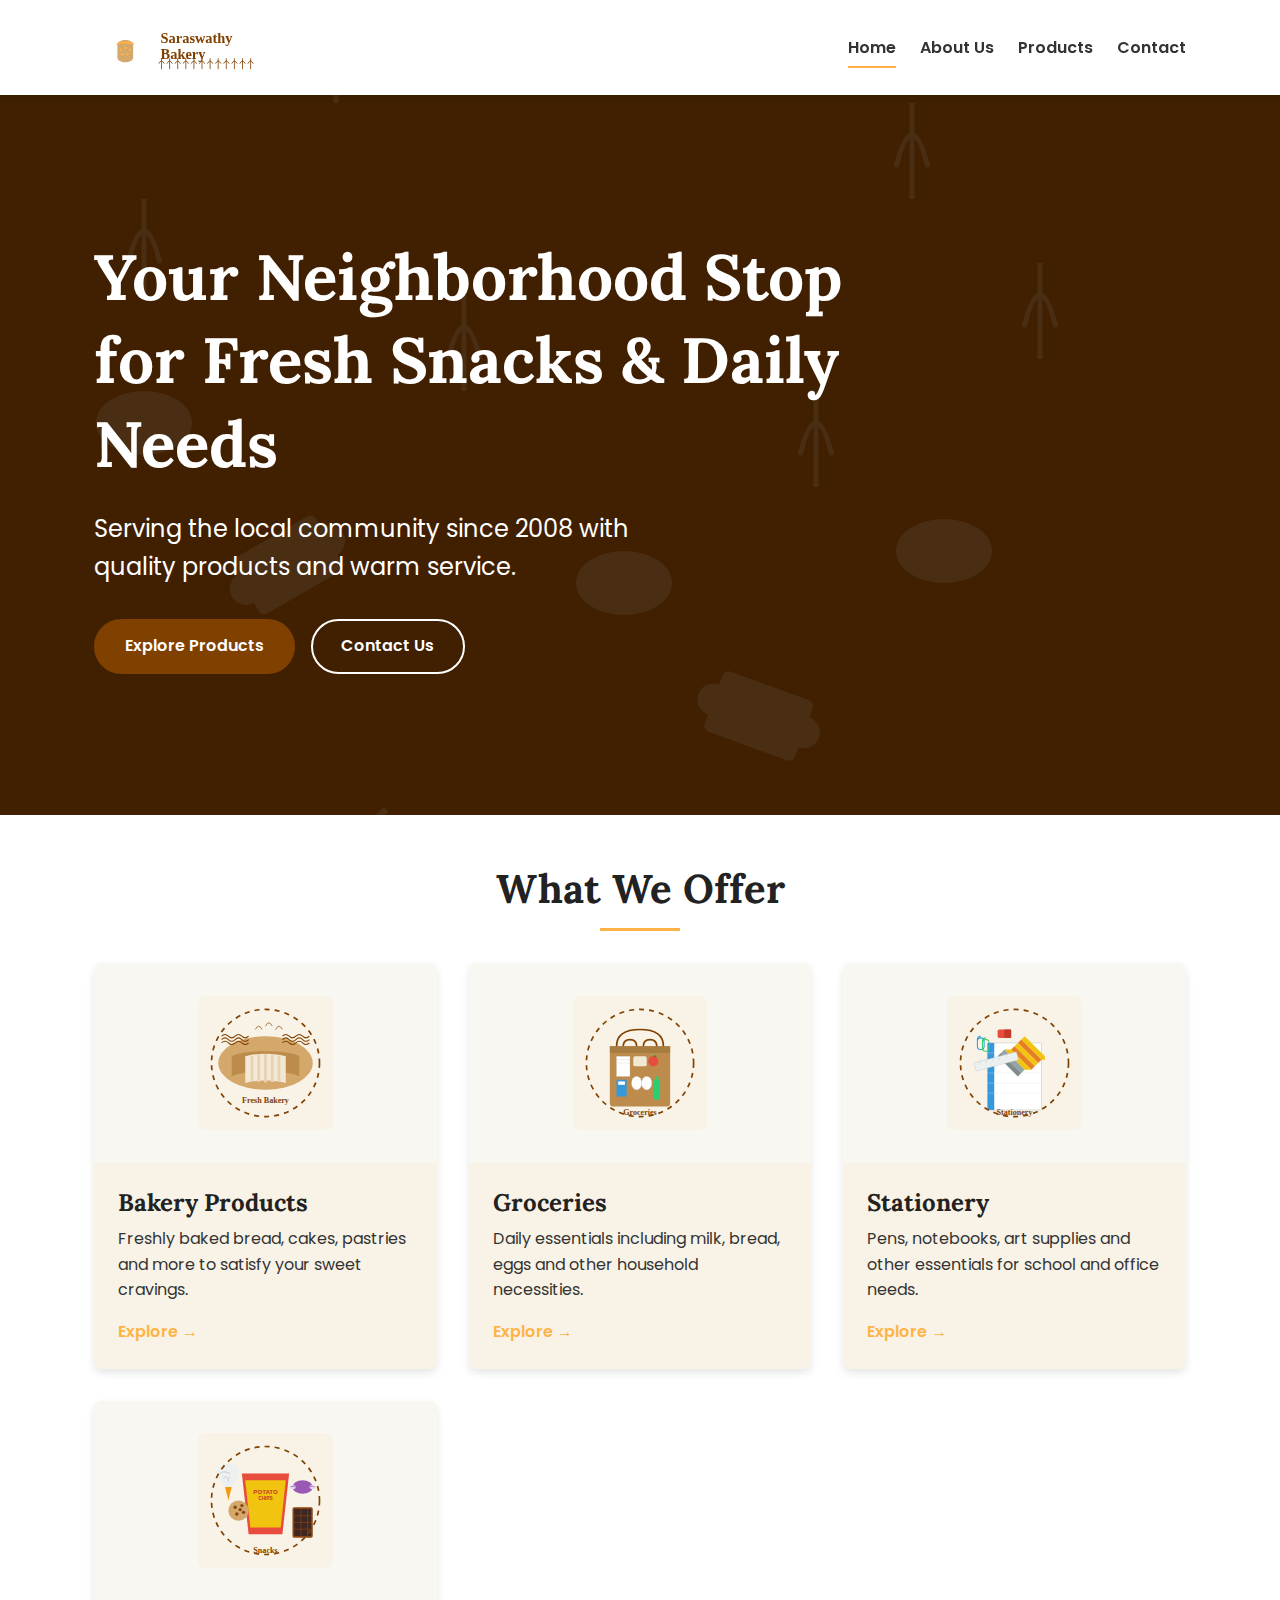
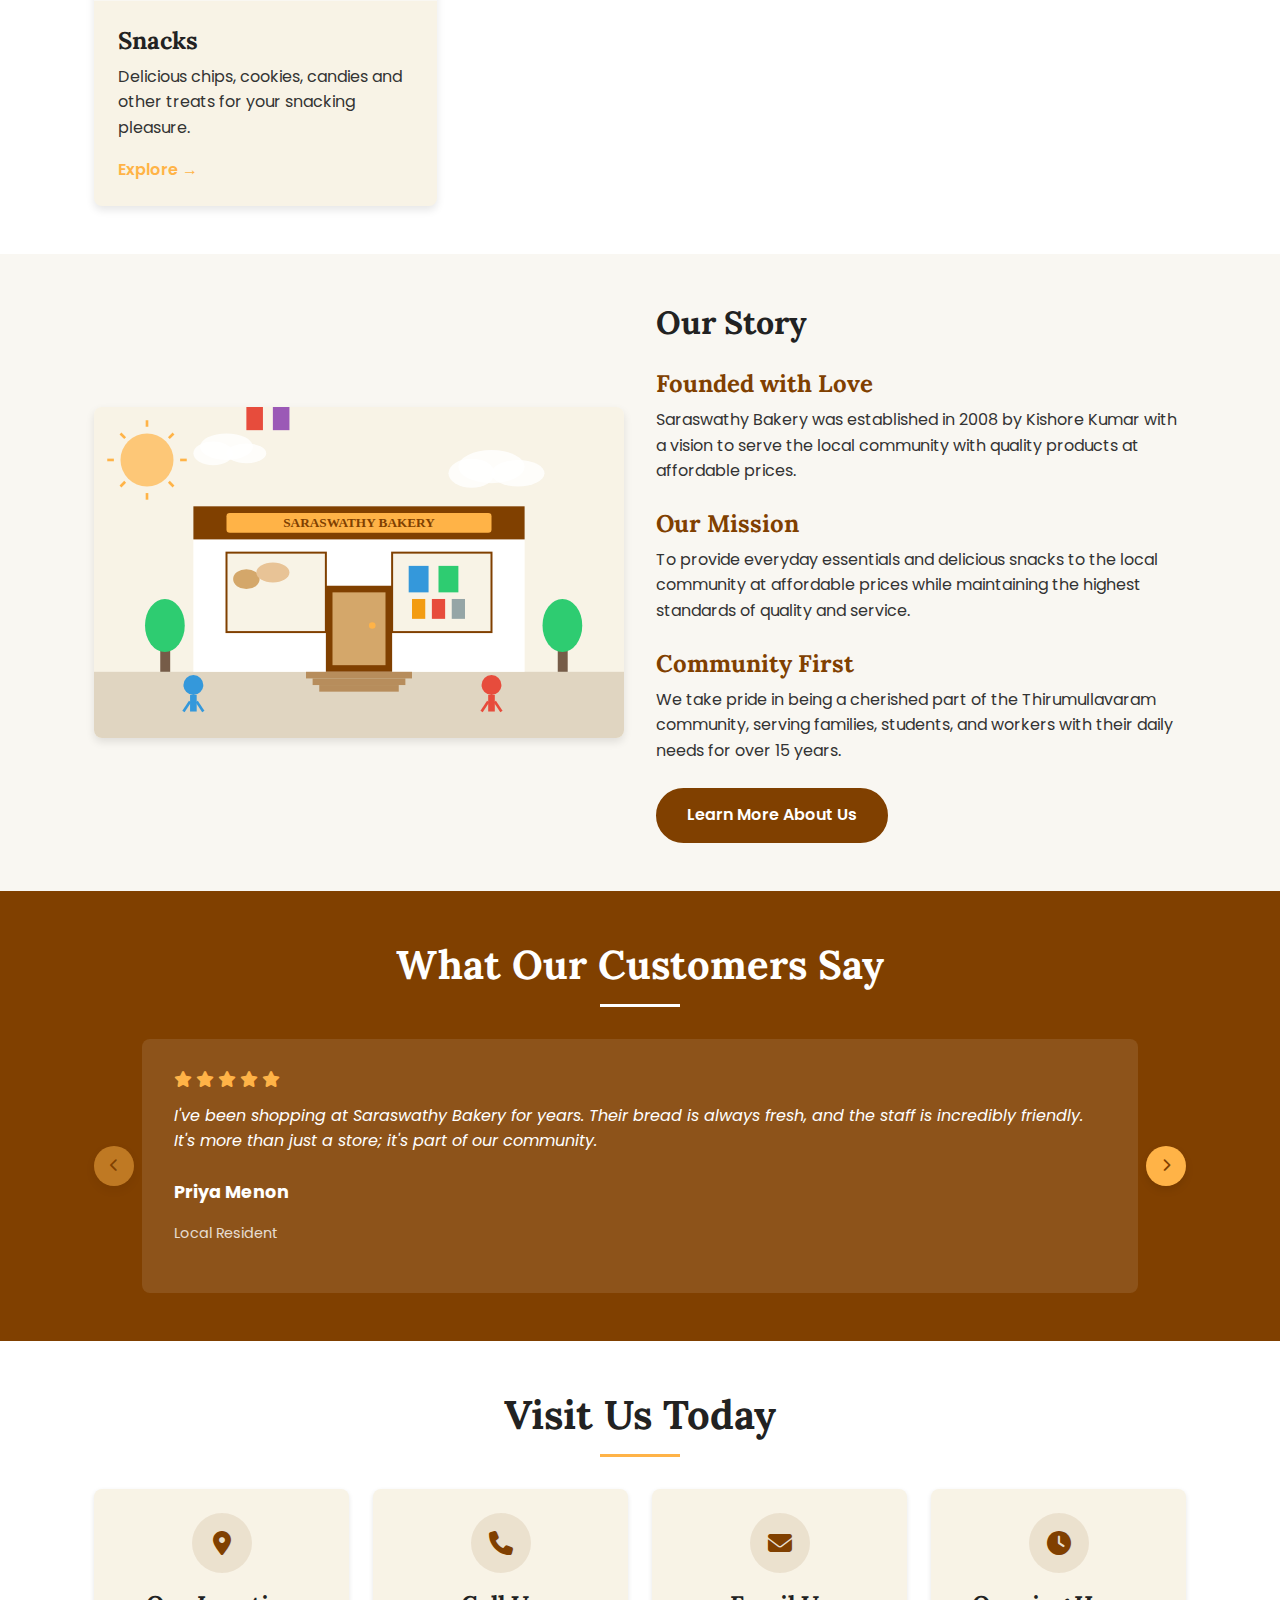
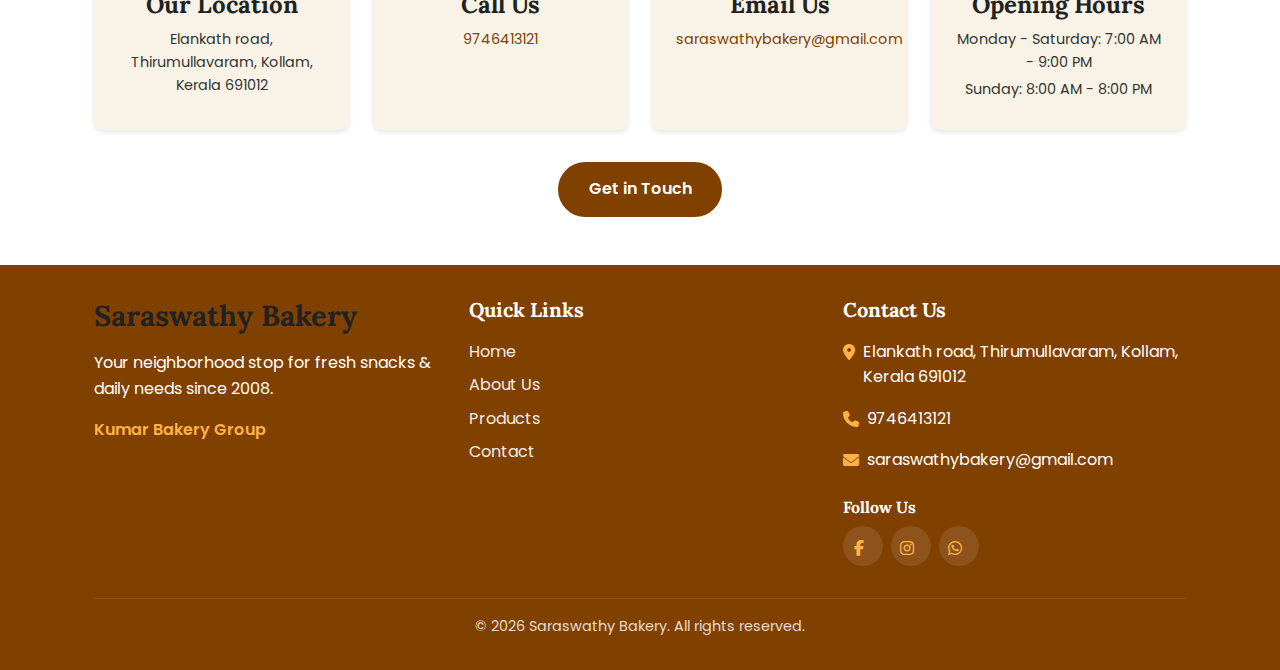
<file: index.html>
<!DOCTYPE html>
<html lang="en">
<head>
    <meta charset="UTF-8">
    <meta name="viewport" content="width=device-width, initial-scale=1.0">
    <title>Saraswathy Bakery - Your Neighborhood Stop for Fresh Snacks & Daily Needs</title>
    <meta name="description" content="Saraswathy Bakery offers quality bakery products, groceries, stationery, and snacks in Kollam, Kerala. Visit us for fresh bread, cakes, and daily essentials.">
    
    <!-- Open Graph tags for better social media sharing -->
    <meta property="og:title" content="Saraswathy Bakery - Fresh Snacks & Daily Needs">
    <meta property="og:description" content="Your neighborhood stop for quality bakery products, groceries, stationery, and snacks in Kollam, Kerala">
    <meta property="og:type" content="website">
    <meta property="og:url" content="https://saraswathybakery.com">
    
    <!-- Favicon -->
    <link rel="icon" href="images/favicon.svg">
    
    <!-- CSS Files -->
    <link rel="stylesheet" href="css/styles.css">
    <link rel="stylesheet" href="css/responsive.css">
    
    <!-- Google Fonts -->
    <link rel="preconnect" href="https://fonts.googleapis.com">
    <link rel="preconnect" href="https://fonts.gstatic.com" crossorigin>
    <link href="https://fonts.googleapis.com/css2?family=Lora:wght@400;500;600;700&family=Poppins:wght@300;400;500;600;700&display=swap" rel="stylesheet">
    
    <!-- Font Awesome for icons -->
    <link rel="stylesheet" href="https://cdnjs.cloudflare.com/ajax/libs/font-awesome/6.4.0/css/all.min.css">
</head>
<body>
    <!-- Header with Navigation -->
    <header id="main-header">
        <div class="container">
            <div class="logo">
                <a href="index.html">
                    <img src="images/logo.svg" alt="Saraswathy Bakery Logo" width="180" height="60">
                </a>
            </div>
            
            <button class="mobile-menu-toggle" aria-label="Toggle menu">
                <span class="bar"></span>
                <span class="bar"></span>
                <span class="bar"></span>
            </button>
            
            <nav class="main-nav">
                <ul>
                    <li class="active"><a href="index.html">Home</a></li>
                    <li><a href="about.html">About Us</a></li>
                    <li><a href="products.html">Products</a></li>
                    <li><a href="contact.html">Contact</a></li>
                </ul>
            </nav>
        </div>
    </header>
    
    <!-- Hero Banner -->
    <section class="hero-banner">
        <div class="hero-overlay"></div>
        <div class="container">
            <h1>Your Neighborhood Stop for Fresh Snacks & Daily Needs</h1>
            <p>Serving the local community since 2008 with quality products and warm service.</p>
            <div class="hero-buttons">
                <a href="products.html" class="btn btn-primary">Explore Products</a>
                <a href="contact.html" class="btn btn-outline">Contact Us</a>
            </div>
        </div>
    </section>
    
    <!-- Featured Categories -->
    <section class="featured-categories section-padding">
        <div class="container">
            <h2 class="section-title">What We Offer</h2>
            
            <div class="categories-grid">
                <div class="category-card">
                    <div class="category-image">
                        <img src="images/bakery-icon.svg" alt="Fresh bakery products">
                    </div>
                    <div class="category-content">
                        <h3>Bakery Products</h3>
                        <p>Freshly baked bread, cakes, pastries and more to satisfy your sweet cravings.</p>
                        <a href="products.html#bakery" class="category-link">Explore <span>&rarr;</span></a>
                    </div>
                </div>
                
                <div class="category-card">
                    <div class="category-image">
                        <img src="images/grocery-icon.svg" alt="Grocery items">
                    </div>
                    <div class="category-content">
                        <h3>Groceries</h3>
                        <p>Daily essentials including milk, bread, eggs and other household necessities.</p>
                        <a href="products.html#groceries" class="category-link">Explore <span>&rarr;</span></a>
                    </div>
                </div>
                
                <div class="category-card">
                    <div class="category-image">
                        <img src="images/stationery-icon.svg" alt="Stationery items">
                    </div>
                    <div class="category-content">
                        <h3>Stationery</h3>
                        <p>Pens, notebooks, art supplies and other essentials for school and office needs.</p>
                        <a href="products.html#stationery" class="category-link">Explore <span>&rarr;</span></a>
                    </div>
                </div>
                
                <div class="category-card">
                    <div class="category-image">
                        <img src="images/snacks-icon.svg" alt="Snack items">
                    </div>
                    <div class="category-content">
                        <h3>Snacks</h3>
                        <p>Delicious chips, cookies, candies and other treats for your snacking pleasure.</p>
                        <a href="products.html#snacks" class="category-link">Explore <span>&rarr;</span></a>
                    </div>
                </div>
            </div>
        </div>
    </section>
    
    <!-- About Us Section -->
    <section class="about-section section-padding bg-light">
        <div class="container">
            <div class="about-grid">
                <div class="about-image">
                    <img src="images/store-front.svg" alt="Saraswathy Bakery storefront">
                </div>
                
                <div class="about-content">
                    <h2>Our Story</h2>
                    
                    <div class="about-item">
                        <h3>Founded with Love</h3>
                        <p>Saraswathy Bakery was established in 2008 by Kishore Kumar with a vision to serve the local community with quality products at affordable prices.</p>
                    </div>
                    
                    <div class="about-item">
                        <h3>Our Mission</h3>
                        <p>To provide everyday essentials and delicious snacks to the local community at affordable prices while maintaining the highest standards of quality and service.</p>
                    </div>
                    
                    <div class="about-item">
                        <h3>Community First</h3>
                        <p>We take pride in being a cherished part of the Thirumullavaram community, serving families, students, and workers with their daily needs for over 15 years.</p>
                    </div>
                    
                    <a href="about.html" class="btn btn-primary">Learn More About Us</a>
                </div>
            </div>
        </div>
    </section>
    
    <!-- Testimonials Section -->
    <section class="testimonials-section section-padding">
        <div class="container">
            <h2 class="section-title light">What Our Customers Say</h2>
            
            <div class="testimonial-slider">
                <div class="testimonial-controls">
                    <button class="testimonial-prev" aria-label="Previous testimonial">
                        <i class="fas fa-chevron-left"></i>
                    </button>
                    <button class="testimonial-next" aria-label="Next testimonial">
                        <i class="fas fa-chevron-right"></i>
                    </button>
                </div>
                
                <div class="testimonials-wrapper">
                    <div class="testimonials-container">
                        <!-- Testimonials will be inserted by JavaScript -->
                    </div>
                </div>
            </div>
        </div>
    </section>
    
    <!-- Contact Quick Info -->
    <section class="contact-info-section section-padding">
        <div class="container">
            <h2 class="section-title">Visit Us Today</h2>
            
            <div class="contact-cards">
                <div class="contact-card">
                    <div class="contact-icon">
                        <i class="fas fa-map-marker-alt"></i>
                    </div>
                    <h3>Our Location</h3>
                    <p>Elankath road, Thirumullavaram, Kollam, Kerala 691012</p>
                </div>
                
                <div class="contact-card">
                    <div class="contact-icon">
                        <i class="fas fa-phone"></i>
                    </div>
                    <h3>Call Us</h3>
                    <p><a href="tel:9746413121">9746413121</a></p>
                </div>
                
                <div class="contact-card">
                    <div class="contact-icon">
                        <i class="fas fa-envelope"></i>
                    </div>
                    <h3>Email Us</h3>
                    <p><a href="mailto:saraswathybakery@gmail.com">saraswathybakery@gmail.com</a></p>
                </div>
                
                <div class="contact-card">
                    <div class="contact-icon">
                        <i class="fas fa-clock"></i>
                    </div>
                    <h3>Opening Hours</h3>
                    <p>Monday - Saturday: 7:00 AM - 9:00 PM</p>
                    <p>Sunday: 8:00 AM - 8:00 PM</p>
                </div>
            </div>
            
            <div class="text-center">
                <a href="contact.html" class="btn btn-primary">Get in Touch</a>
            </div>
        </div>
    </section>
    
    <!-- Footer -->
    <footer class="main-footer">
        <div class="container">
            <div class="footer-grid">
                <div class="footer-about">
                    <h3 class="footer-logo">Saraswathy Bakery</h3>
                    <p>Your neighborhood stop for fresh snacks & daily needs since 2008.</p>
                    <p class="brand-parent">Kumar Bakery Group</p>
                </div>
                
                <div class="footer-links">
                    <h4>Quick Links</h4>
                    <ul>
                        <li><a href="index.html">Home</a></li>
                        <li><a href="about.html">About Us</a></li>
                        <li><a href="products.html">Products</a></li>
                        <li><a href="contact.html">Contact</a></li>
                    </ul>
                </div>
                
                <div class="footer-contact">
                    <h4>Contact Us</h4>
                    <ul>
                        <li>
                            <i class="fas fa-map-marker-alt"></i>
                            <span>Elankath road, Thirumullavaram, Kollam, Kerala 691012</span>
                        </li>
                        <li>
                            <i class="fas fa-phone"></i>
                            <span>9746413121</span>
                        </li>
                        <li>
                            <i class="fas fa-envelope"></i>
                            <span>saraswathybakery@gmail.com</span>
                        </li>
                    </ul>
                    
                    <div class="social-links">
                        <h5>Follow Us</h5>
                        <div class="social-icons">
                            <a href="#" aria-label="Facebook"><i class="fab fa-facebook-f"></i></a>
                            <a href="#" aria-label="Instagram"><i class="fab fa-instagram"></i></a>
                            <a href="#" aria-label="WhatsApp"><i class="fab fa-whatsapp"></i></a>
                        </div>
                    </div>
                </div>
            </div>
            
            <div class="footer-bottom">
                <p>&copy; <span id="current-year"></span> Saraswathy Bakery. All rights reserved.</p>
            </div>
        </div>
    </footer>
    
    <!-- JavaScript Files -->
    <script src="js/main.js"></script>
    <script src="js/testimonials.js"></script>
</body>
</html>
</file>
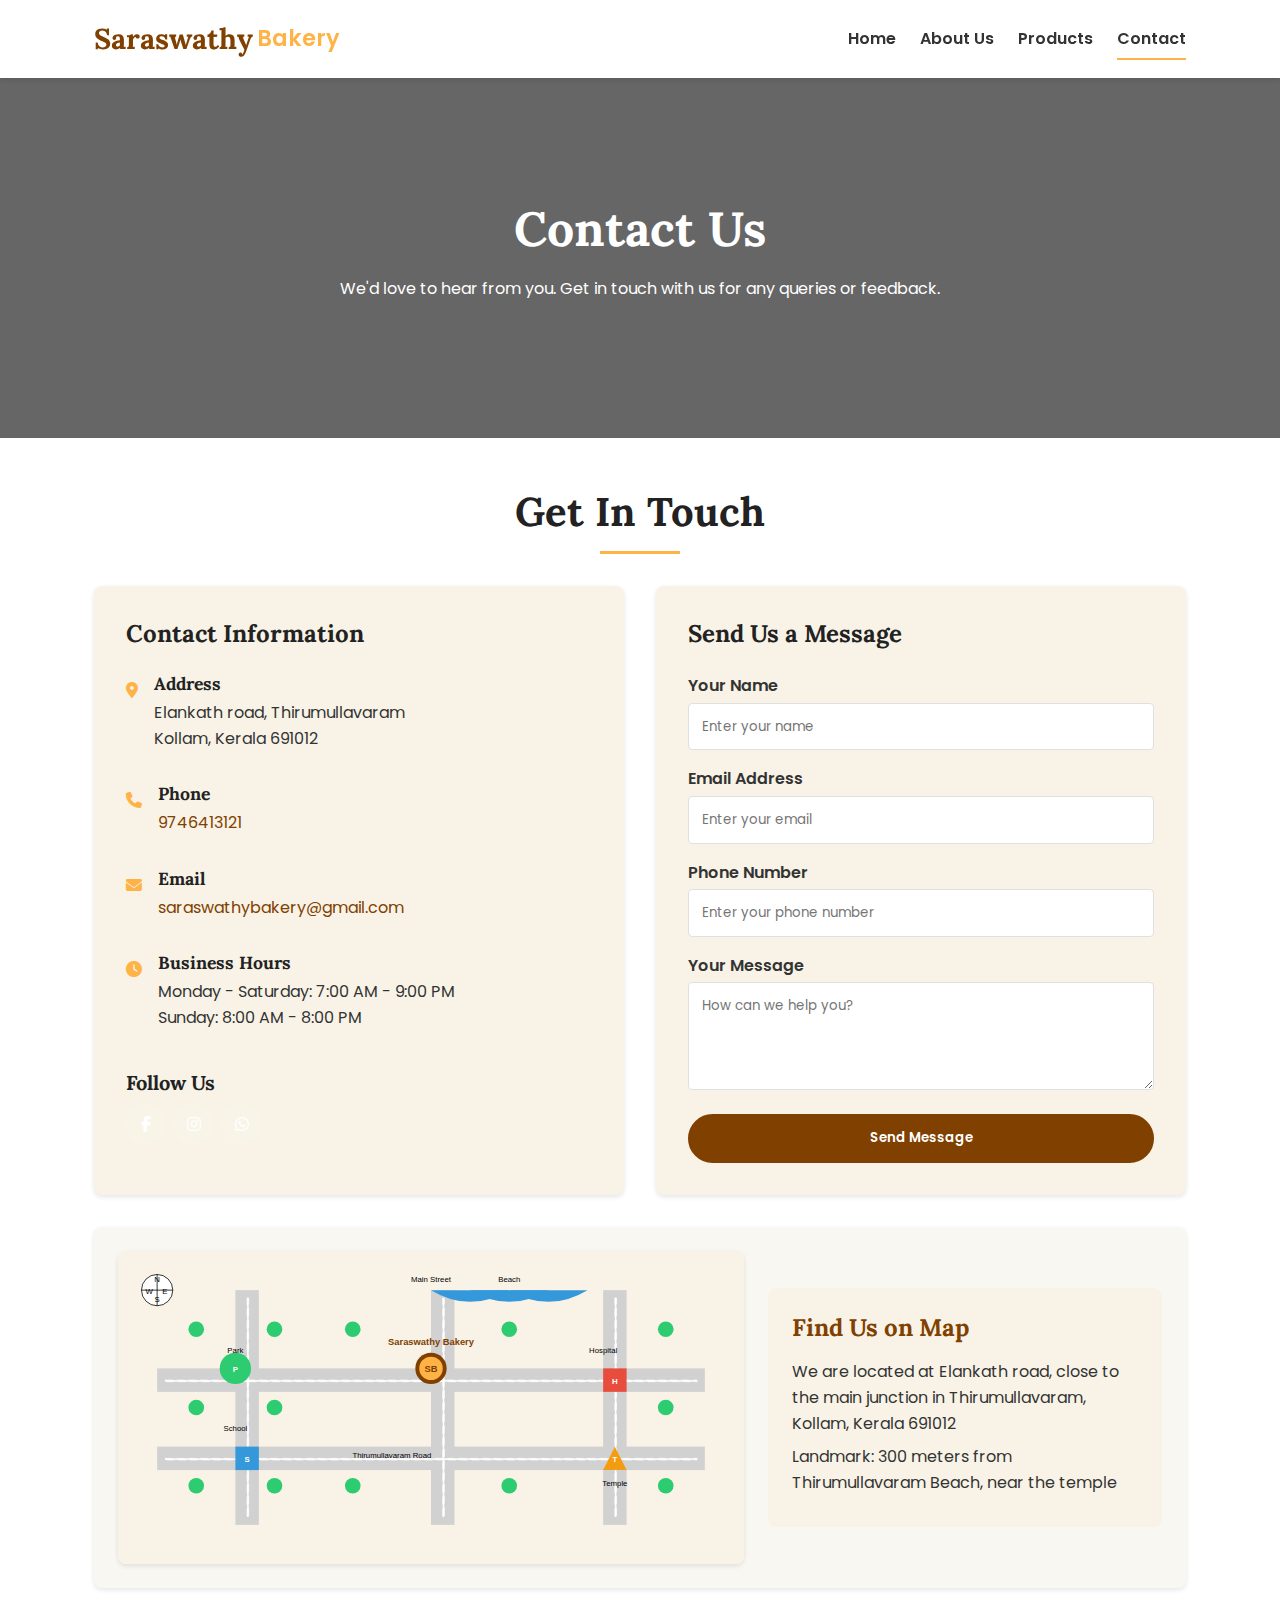
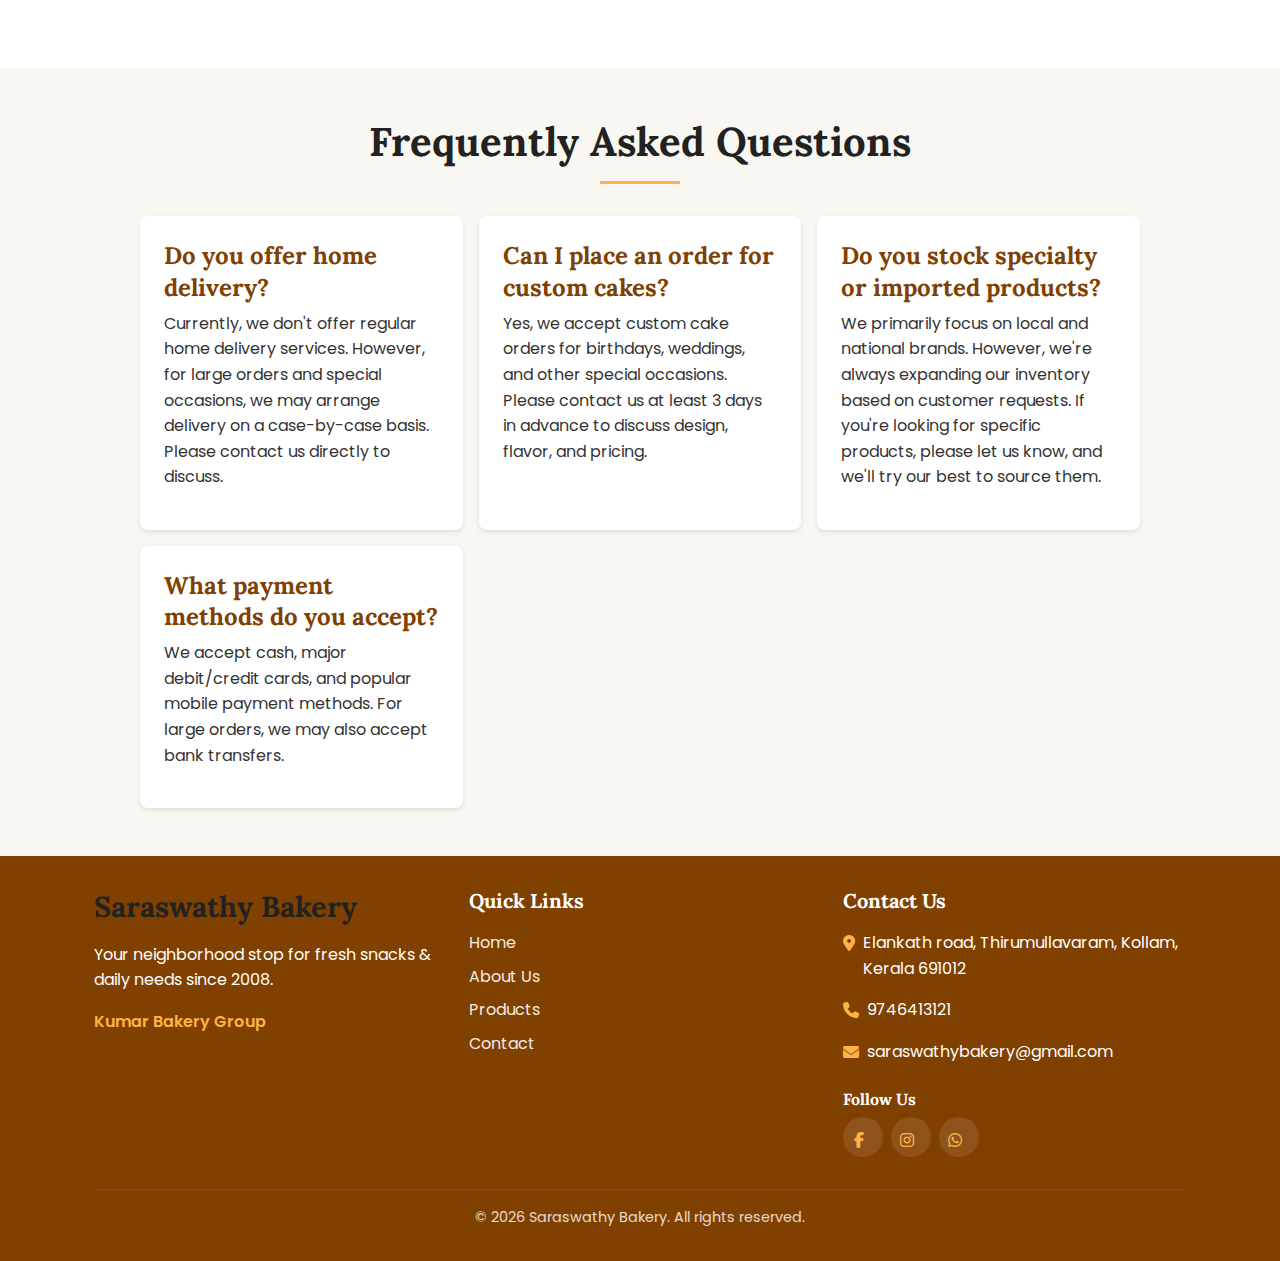
<file: contact (1).html>
<!DOCTYPE html>
<html lang="en">
<head>
    <meta charset="UTF-8">
    <meta name="viewport" content="width=device-width, initial-scale=1.0">
    <title>Contact Us - Saraswathy Bakery</title>
    <meta name="description" content="Get in touch with Saraswathy Bakery. Contact us for queries, feedback, or special orders. Find our location, business hours, and contact information.">
    
    <!-- Open Graph tags for better social media sharing -->
    <meta property="og:title" content="Contact Saraswathy Bakery">
    <meta property="og:description" content="Get in touch with us for queries, feedback, or special orders. Find our location, business hours, and contact information">
    <meta property="og:type" content="website">
    <meta property="og:url" content="https://saraswathybakery.com/contact">
    
    <!-- Favicon -->
    <link rel="icon" href="images/favicon.ico">
    
    <!-- CSS Files -->
    <link rel="stylesheet" href="css/styles.css">
    <link rel="stylesheet" href="css/responsive.css">
    
    <!-- Google Fonts -->
    <link rel="preconnect" href="https://fonts.googleapis.com">
    <link rel="preconnect" href="https://fonts.gstatic.com" crossorigin>
    <link href="https://fonts.googleapis.com/css2?family=Lora:wght@400;500;600;700&family=Poppins:wght@300;400;500;600;700&display=swap" rel="stylesheet">
    
    <!-- Font Awesome for icons -->
    <link rel="stylesheet" href="https://cdnjs.cloudflare.com/ajax/libs/font-awesome/6.4.0/css/all.min.css">
</head>
<body>
    <!-- Header with Navigation -->
    <header id="main-header">
        <div class="container">
            <div class="logo">
                <a href="index.html">
                    <span class="logo-primary">Saraswathy</span>
                    <span class="logo-secondary">Bakery</span>
                </a>
            </div>
            
            <button class="mobile-menu-toggle" aria-label="Toggle menu">
                <span class="bar"></span>
                <span class="bar"></span>
                <span class="bar"></span>
            </button>
            
            <nav class="main-nav">
                <ul>
                    <li><a href="index.html">Home</a></li>
                    <li><a href="about.html">About Us</a></li>
                    <li><a href="products.html">Products</a></li>
                    <li class="active"><a href="contact.html">Contact</a></li>
                </ul>
            </nav>
        </div>
    </header>
    
    <!-- Page Banner -->
    <section class="page-banner contact-banner">
        <div class="banner-overlay"></div>
        <div class="container">
            <h1>Contact Us</h1>
            <p>We'd love to hear from you. Get in touch with us for any queries or feedback.</p>
        </div>
    </section>
    
    <!-- Contact Information and Form -->
    <section class="contact-section section-padding">
        <div class="container">
            <h2 class="section-title">Get In Touch</h2>
            
            <div class="contact-grid">
                <!-- Contact Information -->
                <div class="contact-info-card">
                    <h3>Contact Information</h3>
                    
                    <div class="contact-info-list">
                        <div class="contact-info-item">
                            <div class="contact-info-icon">
                                <i class="fas fa-map-marker-alt"></i>
                            </div>
                            <div class="contact-info-content">
                                <h4>Address</h4>
                                <p>Elankath road, Thirumullavaram<br>Kollam, Kerala 691012</p>
                            </div>
                        </div>
                        
                        <div class="contact-info-item">
                            <div class="contact-info-icon">
                                <i class="fas fa-phone"></i>
                            </div>
                            <div class="contact-info-content">
                                <h4>Phone</h4>
                                <p><a href="tel:9746413121">9746413121</a></p>
                            </div>
                        </div>
                        
                        <div class="contact-info-item">
                            <div class="contact-info-icon">
                                <i class="fas fa-envelope"></i>
                            </div>
                            <div class="contact-info-content">
                                <h4>Email</h4>
                                <p><a href="mailto:saraswathybakery@gmail.com">saraswathybakery@gmail.com</a></p>
                            </div>
                        </div>
                        
                        <div class="contact-info-item">
                            <div class="contact-info-icon">
                                <i class="fas fa-clock"></i>
                            </div>
                            <div class="contact-info-content">
                                <h4>Business Hours</h4>
                                <p>Monday - Saturday: 7:00 AM - 9:00 PM<br>Sunday: 8:00 AM - 8:00 PM</p>
                            </div>
                        </div>
                    </div>
                    
                    <div class="contact-social">
                        <h4>Follow Us</h4>
                        <div class="social-icons">
                            <a href="#" aria-label="Facebook"><i class="fab fa-facebook-f"></i></a>
                            <a href="#" aria-label="Instagram"><i class="fab fa-instagram"></i></a>
                            <a href="#" aria-label="WhatsApp"><i class="fab fa-whatsapp"></i></a>
                        </div>
                    </div>
                </div>
                
                <!-- Contact Form -->
                <div class="contact-form-card">
                    <h3>Send Us a Message</h3>
                    
                    <form id="contactForm" class="contact-form">
                        <div class="form-group">
                            <label for="name">Your Name</label>
                            <input type="text" id="name" name="name" placeholder="Enter your name" required>
                            <span class="form-error" id="nameError"></span>
                        </div>
                        
                        <div class="form-group">
                            <label for="email">Email Address</label>
                            <input type="email" id="email" name="email" placeholder="Enter your email" required>
                            <span class="form-error" id="emailError"></span>
                        </div>
                        
                        <div class="form-group">
                            <label for="phone">Phone Number</label>
                            <input type="tel" id="phone" name="phone" placeholder="Enter your phone number" required>
                            <span class="form-error" id="phoneError"></span>
                        </div>
                        
                        <div class="form-group">
                            <label for="message">Your Message</label>
                            <textarea id="message" name="message" placeholder="How can we help you?" rows="4" required></textarea>
                            <span class="form-error" id="messageError"></span>
                        </div>
                        
                        <button type="submit" class="btn btn-primary btn-full">Send Message</button>
                        
                        <div id="formSuccess" class="form-success">
                            <i class="fas fa-check-circle"></i>
                            <p>Thank you! Your message has been sent successfully.</p>
                        </div>
                    </form>
                </div>
            </div>
            
            <!-- Map Section -->
            <div class="map-section">
                <div class="map-container">
                    <img src="images/location-map.svg" alt="Map showing location of Saraswathy Bakery">
                    <div class="map-directions">
                        <h3>Find Us on Map</h3>
                        <p>We are located at Elankath road, close to the main junction in Thirumullavaram, Kollam, Kerala 691012</p>
                        <p>Landmark: 300 meters from Thirumullavaram Beach, near the temple</p>
                    </div>
                </div>
            </div>
        </div>
    </section>
    
    <!-- FAQ Section -->
    <section class="faq-section section-padding bg-light">
        <div class="container">
            <h2 class="section-title">Frequently Asked Questions</h2>
            
            <div class="faq-grid">
                <div class="faq-item">
                    <h3>Do you offer home delivery?</h3>
                    <p>Currently, we don't offer regular home delivery services. However, for large orders and special occasions, we may arrange delivery on a case-by-case basis. Please contact us directly to discuss.</p>
                </div>
                
                <div class="faq-item">
                    <h3>Can I place an order for custom cakes?</h3>
                    <p>Yes, we accept custom cake orders for birthdays, weddings, and other special occasions. Please contact us at least 3 days in advance to discuss design, flavor, and pricing.</p>
                </div>
                
                <div class="faq-item">
                    <h3>Do you stock specialty or imported products?</h3>
                    <p>We primarily focus on local and national brands. However, we're always expanding our inventory based on customer requests. If you're looking for specific products, please let us know, and we'll try our best to source them.</p>
                </div>
                
                <div class="faq-item">
                    <h3>What payment methods do you accept?</h3>
                    <p>We accept cash, major debit/credit cards, and popular mobile payment methods. For large orders, we may also accept bank transfers.</p>
                </div>
            </div>
        </div>
    </section>
    
    <!-- Footer -->
    <footer class="main-footer">
        <div class="container">
            <div class="footer-grid">
                <div class="footer-about">
                    <h3 class="footer-logo">Saraswathy Bakery</h3>
                    <p>Your neighborhood stop for fresh snacks & daily needs since 2008.</p>
                    <p class="brand-parent">Kumar Bakery Group</p>
                </div>
                
                <div class="footer-links">
                    <h4>Quick Links</h4>
                    <ul>
                        <li><a href="index.html">Home</a></li>
                        <li><a href="about.html">About Us</a></li>
                        <li><a href="products.html">Products</a></li>
                        <li><a href="contact.html">Contact</a></li>
                    </ul>
                </div>
                
                <div class="footer-contact">
                    <h4>Contact Us</h4>
                    <ul>
                        <li>
                            <i class="fas fa-map-marker-alt"></i>
                            <span>Elankath road, Thirumullavaram, Kollam, Kerala 691012</span>
                        </li>
                        <li>
                            <i class="fas fa-phone"></i>
                            <span>9746413121</span>
                        </li>
                        <li>
                            <i class="fas fa-envelope"></i>
                            <span>saraswathybakery@gmail.com</span>
                        </li>
                    </ul>
                    
                    <div class="social-links">
                        <h5>Follow Us</h5>
                        <div class="social-icons">
                            <a href="#" aria-label="Facebook"><i class="fab fa-facebook-f"></i></a>
                            <a href="#" aria-label="Instagram"><i class="fab fa-instagram"></i></a>
                            <a href="#" aria-label="WhatsApp"><i class="fab fa-whatsapp"></i></a>
                        </div>
                    </div>
                </div>
            </div>
            
            <div class="footer-bottom">
                <p>&copy; <span id="current-year"></span> Saraswathy Bakery. All rights reserved.</p>
            </div>
        </div>
    </footer>
    
    <!-- JavaScript Files -->
    <script src="js/main.js"></script>
    <script src="js/contact.js"></script>
</body>
</html>
</file>
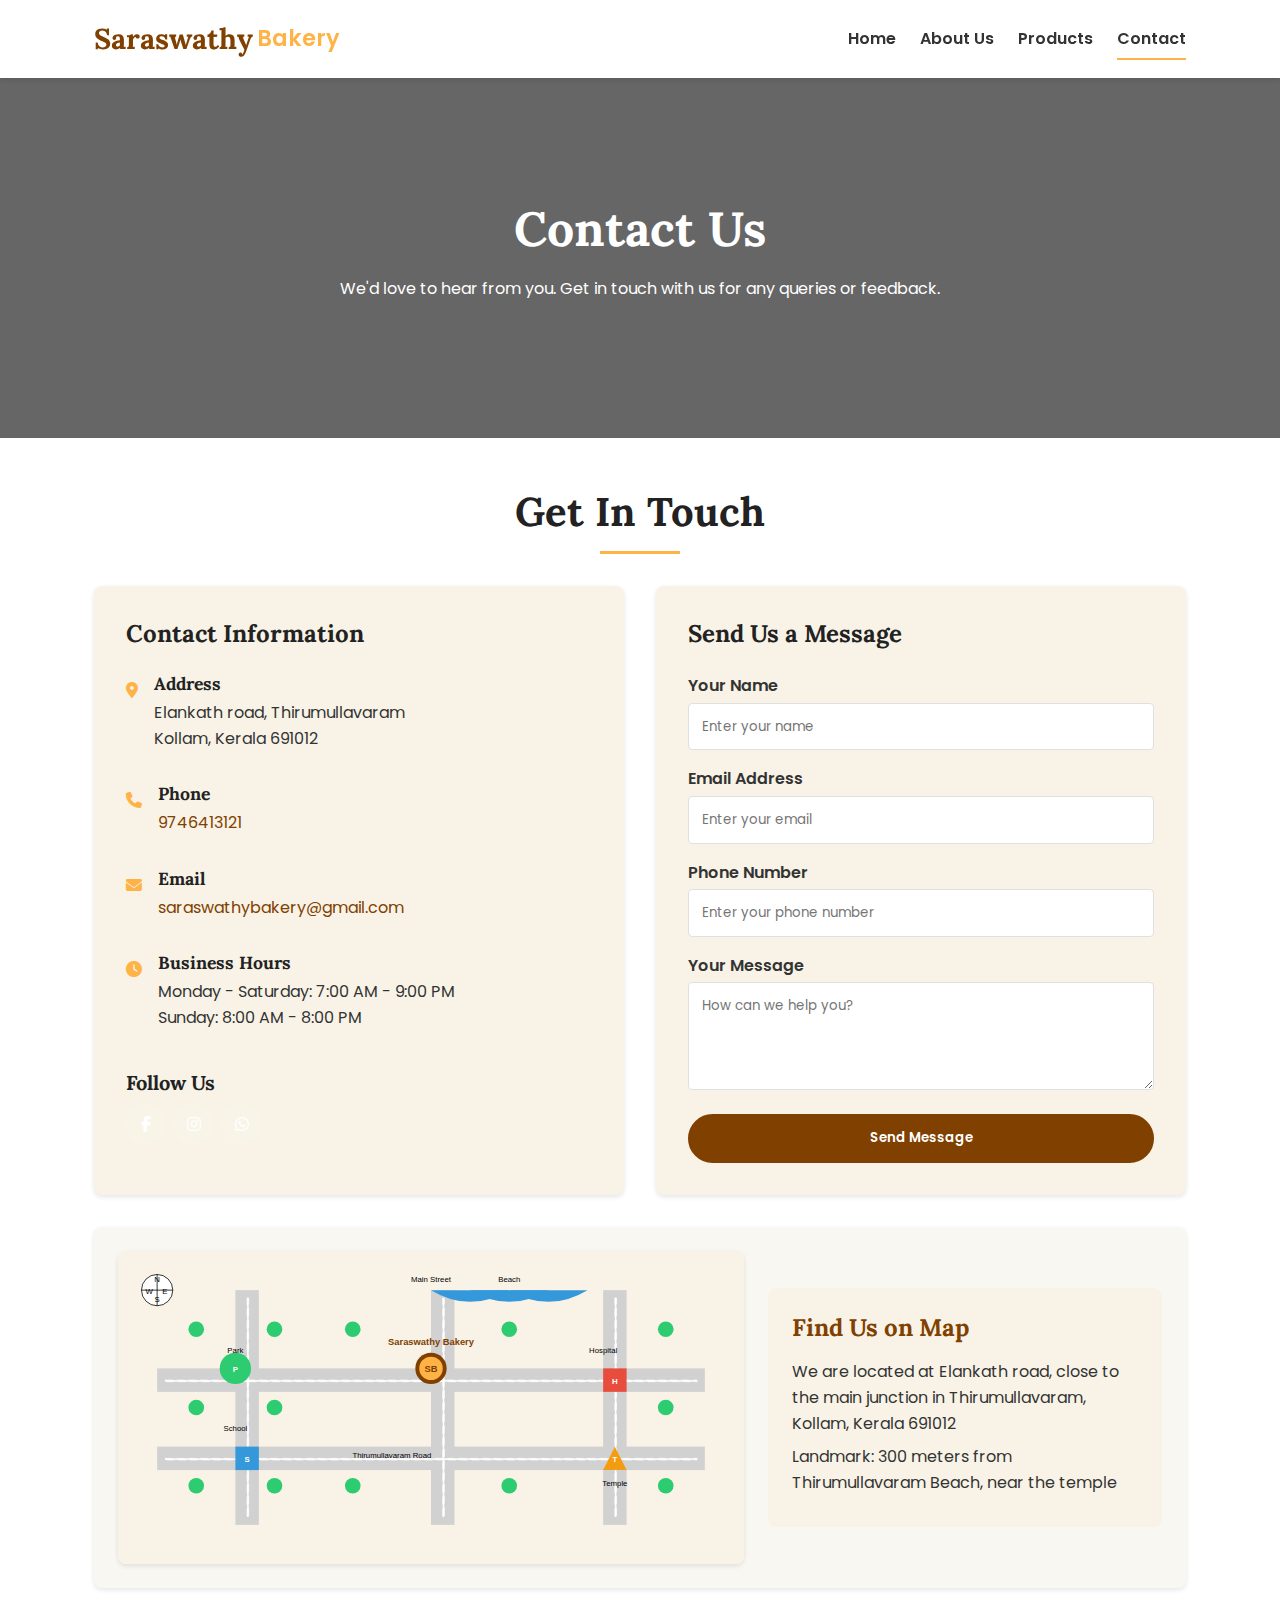
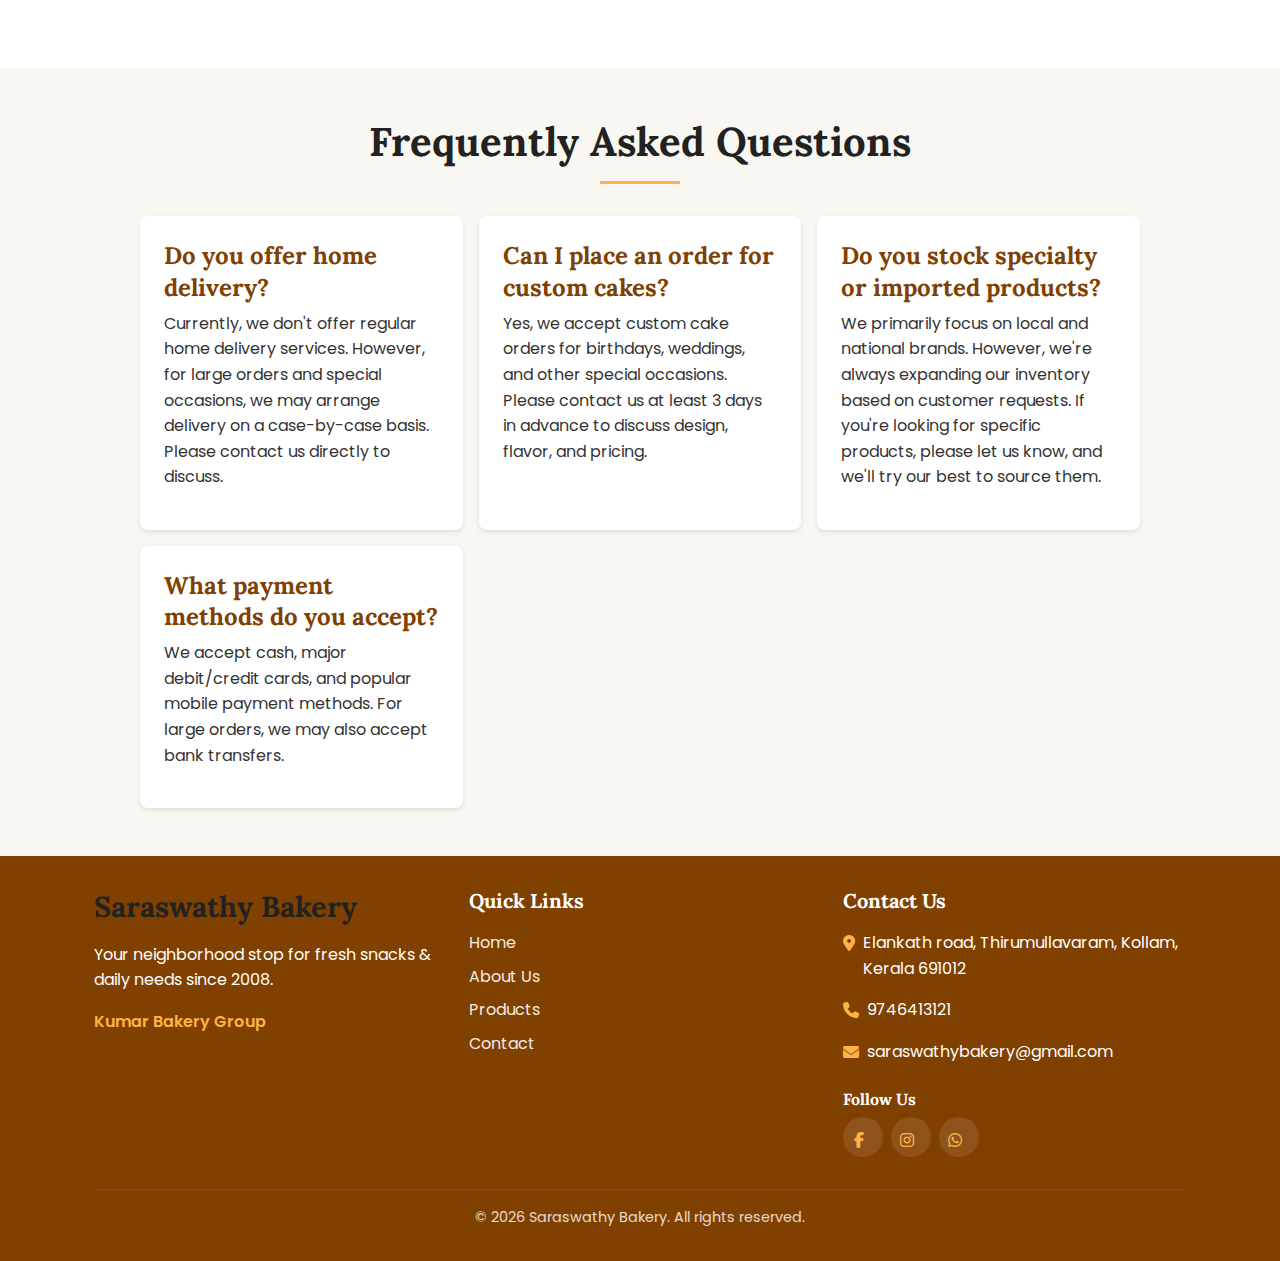
<file: contact.html>
<!DOCTYPE html>
<html lang="en">
<head>
    <meta charset="UTF-8">
    <meta name="viewport" content="width=device-width, initial-scale=1.0">
    <title>Contact Us - Saraswathy Bakery</title>
    <meta name="description" content="Get in touch with Saraswathy Bakery. Contact us for queries, feedback, or special orders. Find our location, business hours, and contact information.">
    
    <!-- Open Graph tags for better social media sharing -->
    <meta property="og:title" content="Contact Saraswathy Bakery">
    <meta property="og:description" content="Get in touch with us for queries, feedback, or special orders. Find our location, business hours, and contact information">
    <meta property="og:type" content="website">
    <meta property="og:url" content="https://saraswathybakery.com/contact">
    
    <!-- Favicon -->
    <link rel="icon" href="images/favicon.ico">
    
    <!-- CSS Files -->
    <link rel="stylesheet" href="css/styles.css">
    <link rel="stylesheet" href="css/responsive.css">
    
    <!-- Google Fonts -->
    <link rel="preconnect" href="https://fonts.googleapis.com">
    <link rel="preconnect" href="https://fonts.gstatic.com" crossorigin>
    <link href="https://fonts.googleapis.com/css2?family=Lora:wght@400;500;600;700&family=Poppins:wght@300;400;500;600;700&display=swap" rel="stylesheet">
    
    <!-- Font Awesome for icons -->
    <link rel="stylesheet" href="https://cdnjs.cloudflare.com/ajax/libs/font-awesome/6.4.0/css/all.min.css">
</head>
<body>
    <!-- Header with Navigation -->
    <header id="main-header">
        <div class="container">
            <div class="logo">
                <a href="index.html">
                    <span class="logo-primary">Saraswathy</span>
                    <span class="logo-secondary">Bakery</span>
                </a>
            </div>
            
            <button class="mobile-menu-toggle" aria-label="Toggle menu">
                <span class="bar"></span>
                <span class="bar"></span>
                <span class="bar"></span>
            </button>
            
            <nav class="main-nav">
                <ul>
                    <li><a href="index.html">Home</a></li>
                    <li><a href="about.html">About Us</a></li>
                    <li><a href="products.html">Products</a></li>
                    <li class="active"><a href="contact.html">Contact</a></li>
                </ul>
            </nav>
        </div>
    </header>
    
    <!-- Page Banner -->
    <section class="page-banner contact-banner">
        <div class="banner-overlay"></div>
        <div class="container">
            <h1>Contact Us</h1>
            <p>We'd love to hear from you. Get in touch with us for any queries or feedback.</p>
        </div>
    </section>
    
    <!-- Contact Information and Form -->
    <section class="contact-section section-padding">
        <div class="container">
            <h2 class="section-title">Get In Touch</h2>
            
            <div class="contact-grid">
                <!-- Contact Information -->
                <div class="contact-info-card">
                    <h3>Contact Information</h3>
                    
                    <div class="contact-info-list">
                        <div class="contact-info-item">
                            <div class="contact-info-icon">
                                <i class="fas fa-map-marker-alt"></i>
                            </div>
                            <div class="contact-info-content">
                                <h4>Address</h4>
                                <p>Elankath road, Thirumullavaram<br>Kollam, Kerala 691012</p>
                            </div>
                        </div>
                        
                        <div class="contact-info-item">
                            <div class="contact-info-icon">
                                <i class="fas fa-phone"></i>
                            </div>
                            <div class="contact-info-content">
                                <h4>Phone</h4>
                                <p><a href="tel:9746413121">9746413121</a></p>
                            </div>
                        </div>
                        
                        <div class="contact-info-item">
                            <div class="contact-info-icon">
                                <i class="fas fa-envelope"></i>
                            </div>
                            <div class="contact-info-content">
                                <h4>Email</h4>
                                <p><a href="mailto:saraswathybakery@gmail.com">saraswathybakery@gmail.com</a></p>
                            </div>
                        </div>
                        
                        <div class="contact-info-item">
                            <div class="contact-info-icon">
                                <i class="fas fa-clock"></i>
                            </div>
                            <div class="contact-info-content">
                                <h4>Business Hours</h4>
                                <p>Monday - Saturday: 7:00 AM - 9:00 PM<br>Sunday: 8:00 AM - 8:00 PM</p>
                            </div>
                        </div>
                    </div>
                    
                    <div class="contact-social">
                        <h4>Follow Us</h4>
                        <div class="social-icons">
                            <a href="#" aria-label="Facebook"><i class="fab fa-facebook-f"></i></a>
                            <a href="#" aria-label="Instagram"><i class="fab fa-instagram"></i></a>
                            <a href="#" aria-label="WhatsApp"><i class="fab fa-whatsapp"></i></a>
                        </div>
                    </div>
                </div>
                
                <!-- Contact Form -->
                <div class="contact-form-card">
                    <h3>Send Us a Message</h3>
                    
                    <form id="contactForm" class="contact-form">
                        <div class="form-group">
                            <label for="name">Your Name</label>
                            <input type="text" id="name" name="name" placeholder="Enter your name" required>
                            <span class="form-error" id="nameError"></span>
                        </div>
                        
                        <div class="form-group">
                            <label for="email">Email Address</label>
                            <input type="email" id="email" name="email" placeholder="Enter your email" required>
                            <span class="form-error" id="emailError"></span>
                        </div>
                        
                        <div class="form-group">
                            <label for="phone">Phone Number</label>
                            <input type="tel" id="phone" name="phone" placeholder="Enter your phone number" required>
                            <span class="form-error" id="phoneError"></span>
                        </div>
                        
                        <div class="form-group">
                            <label for="message">Your Message</label>
                            <textarea id="message" name="message" placeholder="How can we help you?" rows="4" required></textarea>
                            <span class="form-error" id="messageError"></span>
                        </div>
                        
                        <button type="submit" class="btn btn-primary btn-full">Send Message</button>
                        
                        <div id="formSuccess" class="form-success">
                            <i class="fas fa-check-circle"></i>
                            <p>Thank you! Your message has been sent successfully.</p>
                        </div>
                    </form>
                </div>
            </div>
            
            <!-- Map Section -->
            <div class="map-section">
                <div class="map-container">
                    <img src="images/location-map.svg" alt="Map showing location of Saraswathy Bakery">
                    <div class="map-directions">
                        <h3>Find Us on Map</h3>
                        <p>We are located at Elankath road, close to the main junction in Thirumullavaram, Kollam, Kerala 691012</p>
                        <p>Landmark: 300 meters from Thirumullavaram Beach, near the temple</p>
                    </div>
                </div>
            </div>
        </div>
    </section>
    
    <!-- FAQ Section -->
    <section class="faq-section section-padding bg-light">
        <div class="container">
            <h2 class="section-title">Frequently Asked Questions</h2>
            
            <div class="faq-grid">
                <div class="faq-item">
                    <h3>Do you offer home delivery?</h3>
                    <p>Currently, we don't offer regular home delivery services. However, for large orders and special occasions, we may arrange delivery on a case-by-case basis. Please contact us directly to discuss.</p>
                </div>
                
                <div class="faq-item">
                    <h3>Can I place an order for custom cakes?</h3>
                    <p>Yes, we accept custom cake orders for birthdays, weddings, and other special occasions. Please contact us at least 3 days in advance to discuss design, flavor, and pricing.</p>
                </div>
                
                <div class="faq-item">
                    <h3>Do you stock specialty or imported products?</h3>
                    <p>We primarily focus on local and national brands. However, we're always expanding our inventory based on customer requests. If you're looking for specific products, please let us know, and we'll try our best to source them.</p>
                </div>
                
                <div class="faq-item">
                    <h3>What payment methods do you accept?</h3>
                    <p>We accept cash, major debit/credit cards, and popular mobile payment methods. For large orders, we may also accept bank transfers.</p>
                </div>
            </div>
        </div>
    </section>
    
    <!-- Footer -->
    <footer class="main-footer">
        <div class="container">
            <div class="footer-grid">
                <div class="footer-about">
                    <h3 class="footer-logo">Saraswathy Bakery</h3>
                    <p>Your neighborhood stop for fresh snacks & daily needs since 2008.</p>
                    <p class="brand-parent">Kumar Bakery Group</p>
                </div>
                
                <div class="footer-links">
                    <h4>Quick Links</h4>
                    <ul>
                        <li><a href="index.html">Home</a></li>
                        <li><a href="about.html">About Us</a></li>
                        <li><a href="products.html">Products</a></li>
                        <li><a href="contact.html">Contact</a></li>
                    </ul>
                </div>
                
                <div class="footer-contact">
                    <h4>Contact Us</h4>
                    <ul>
                        <li>
                            <i class="fas fa-map-marker-alt"></i>
                            <span>Elankath road, Thirumullavaram, Kollam, Kerala 691012</span>
                        </li>
                        <li>
                            <i class="fas fa-phone"></i>
                            <span>9746413121</span>
                        </li>
                        <li>
                            <i class="fas fa-envelope"></i>
                            <span>saraswathybakery@gmail.com</span>
                        </li>
                    </ul>
                    
                    <div class="social-links">
                        <h5>Follow Us</h5>
                        <div class="social-icons">
                            <a href="#" aria-label="Facebook"><i class="fab fa-facebook-f"></i></a>
                            <a href="#" aria-label="Instagram"><i class="fab fa-instagram"></i></a>
                            <a href="#" aria-label="WhatsApp"><i class="fab fa-whatsapp"></i></a>
                        </div>
                    </div>
                </div>
            </div>
            
            <div class="footer-bottom">
                <p>&copy; <span id="current-year"></span> Saraswathy Bakery. All rights reserved.</p>
            </div>
        </div>
    </footer>
    
    <!-- JavaScript Files -->
    <script src="js/main.js"></script>
    <script src="js/contact.js"></script>
</body>
</html>
</file>
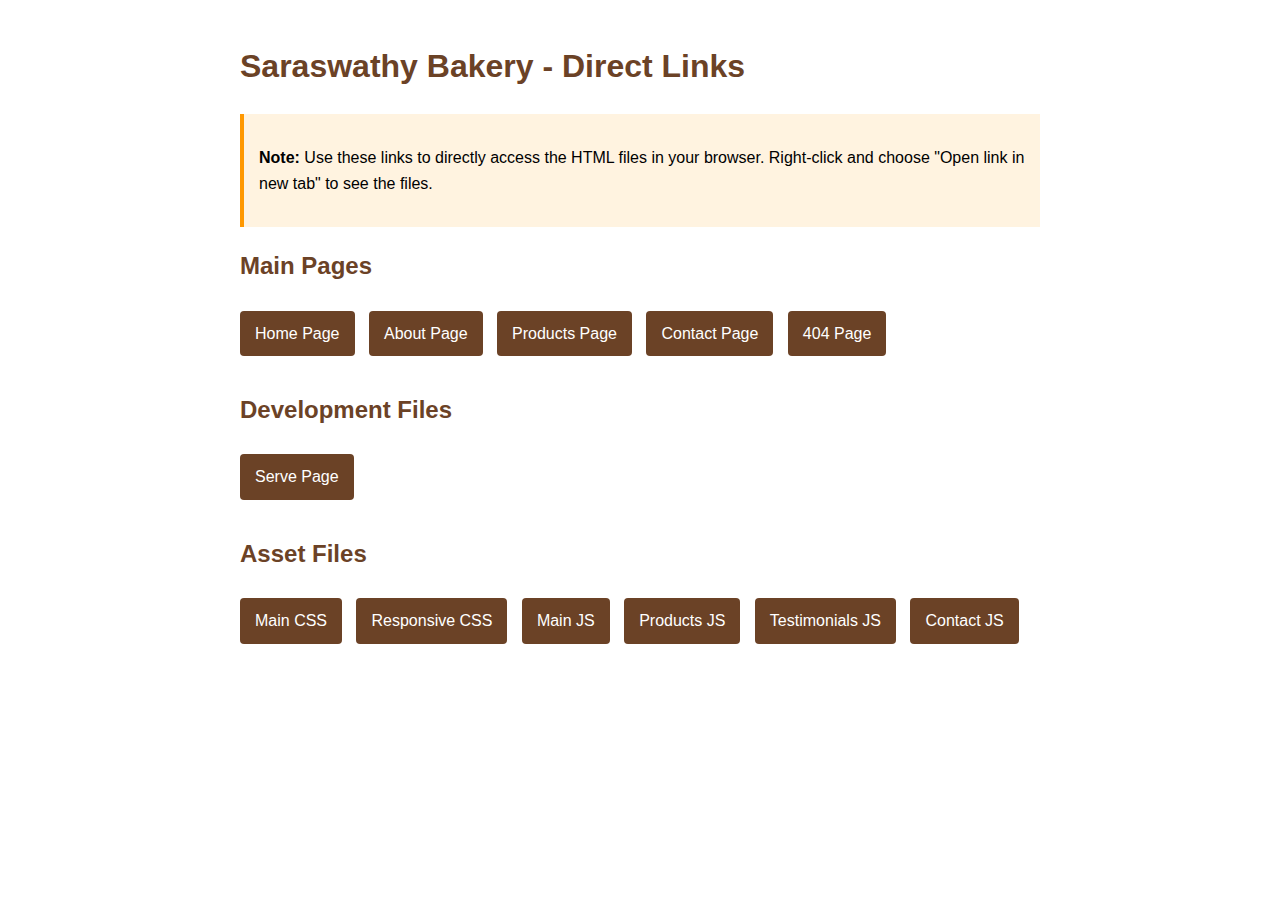
<file: direct-links.html>
<!DOCTYPE html>
<html lang="en">
<head>
    <meta charset="UTF-8">
    <meta name="viewport" content="width=device-width, initial-scale=1.0">
    <title>Saraswathy Bakery - Direct Links</title>
    <style>
        body {
            font-family: 'Nunito', sans-serif;
            max-width: 800px;
            margin: 0 auto;
            padding: 20px;
            line-height: 1.6;
        }
        h1, h2 {
            color: #6B4226;
        }
        .links {
            margin-bottom: 30px;
        }
        .links a {
            display: inline-block;
            margin: 5px 10px 5px 0;
            padding: 10px 15px;
            background-color: #6B4226;
            color: white;
            text-decoration: none;
            border-radius: 4px;
            transition: background-color 0.3s;
        }
        .links a:hover {
            background-color: #8B5A3B;
        }
        .note {
            background-color: #FFF3E0;
            padding: 15px;
            border-left: 4px solid #FF9800;
            margin-bottom: 20px;
        }
    </style>
</head>
<body>
    <h1>Saraswathy Bakery - Direct Links</h1>
    
    <div class="note">
        <p><strong>Note:</strong> Use these links to directly access the HTML files in your browser. Right-click and choose "Open link in new tab" to see the files.</p>
    </div>
    
    <h2>Main Pages</h2>
    <div class="links">
        <a href="file:///home/runner/workspace/website/index.html" target="_blank">Home Page</a>
        <a href="file:///home/runner/workspace/website/about.html" target="_blank">About Page</a>
        <a href="file:///home/runner/workspace/website/products.html" target="_blank">Products Page</a>
        <a href="file:///home/runner/workspace/website/contact.html" target="_blank">Contact Page</a>
        <a href="file:///home/runner/workspace/website/404.html" target="_blank">404 Page</a>
    </div>
    
    <h2>Development Files</h2>
    <div class="links">
        <a href="file:///home/runner/workspace/website/serve.html" target="_blank">Serve Page</a>
    </div>
    
    <h2>Asset Files</h2>
    <div class="links">
        <a href="file:///home/runner/workspace/website/css/styles.css" target="_blank">Main CSS</a>
        <a href="file:///home/runner/workspace/website/css/responsive.css" target="_blank">Responsive CSS</a>
        <a href="file:///home/runner/workspace/website/js/main.js" target="_blank">Main JS</a>
        <a href="file:///home/runner/workspace/website/js/products.js" target="_blank">Products JS</a>
        <a href="file:///home/runner/workspace/website/js/testimonials.js" target="_blank">Testimonials JS</a>
        <a href="file:///home/runner/workspace/website/js/contact.js" target="_blank">Contact JS</a>
    </div>
</body>
</html>
</file>
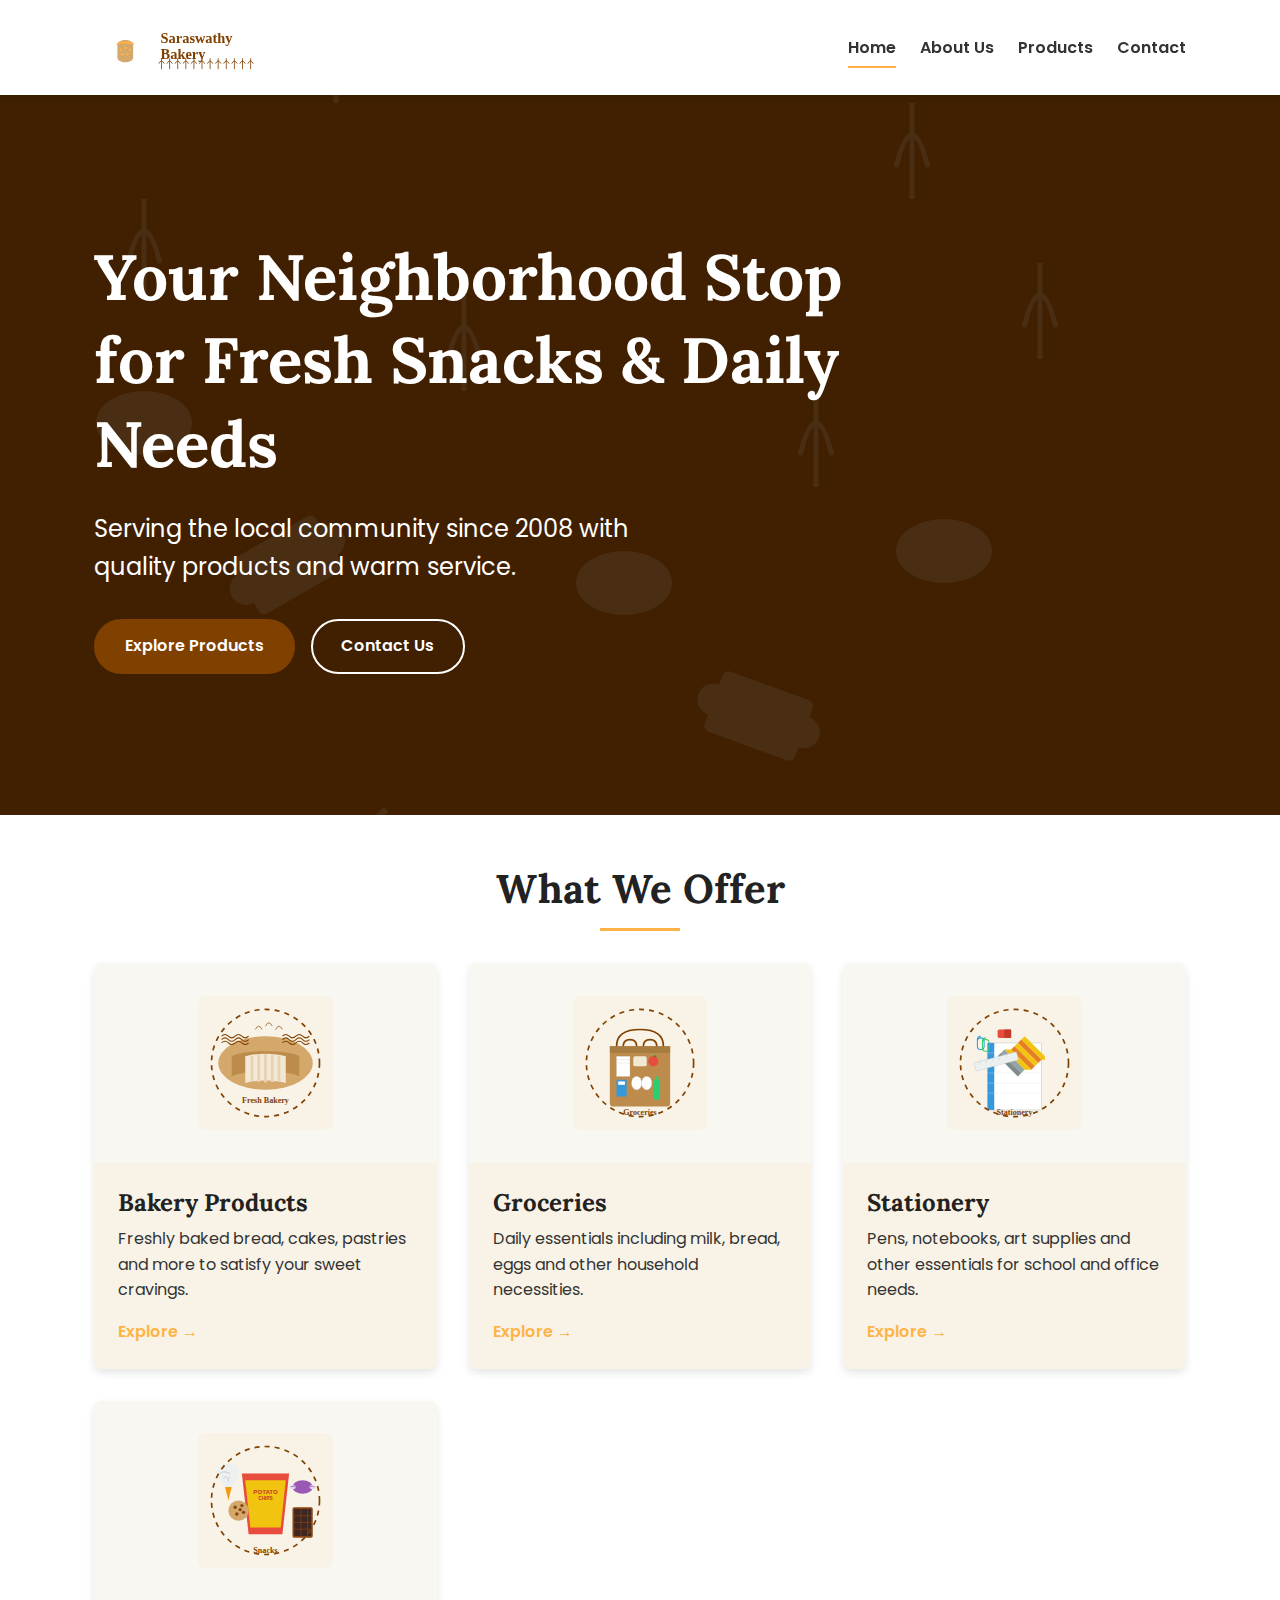
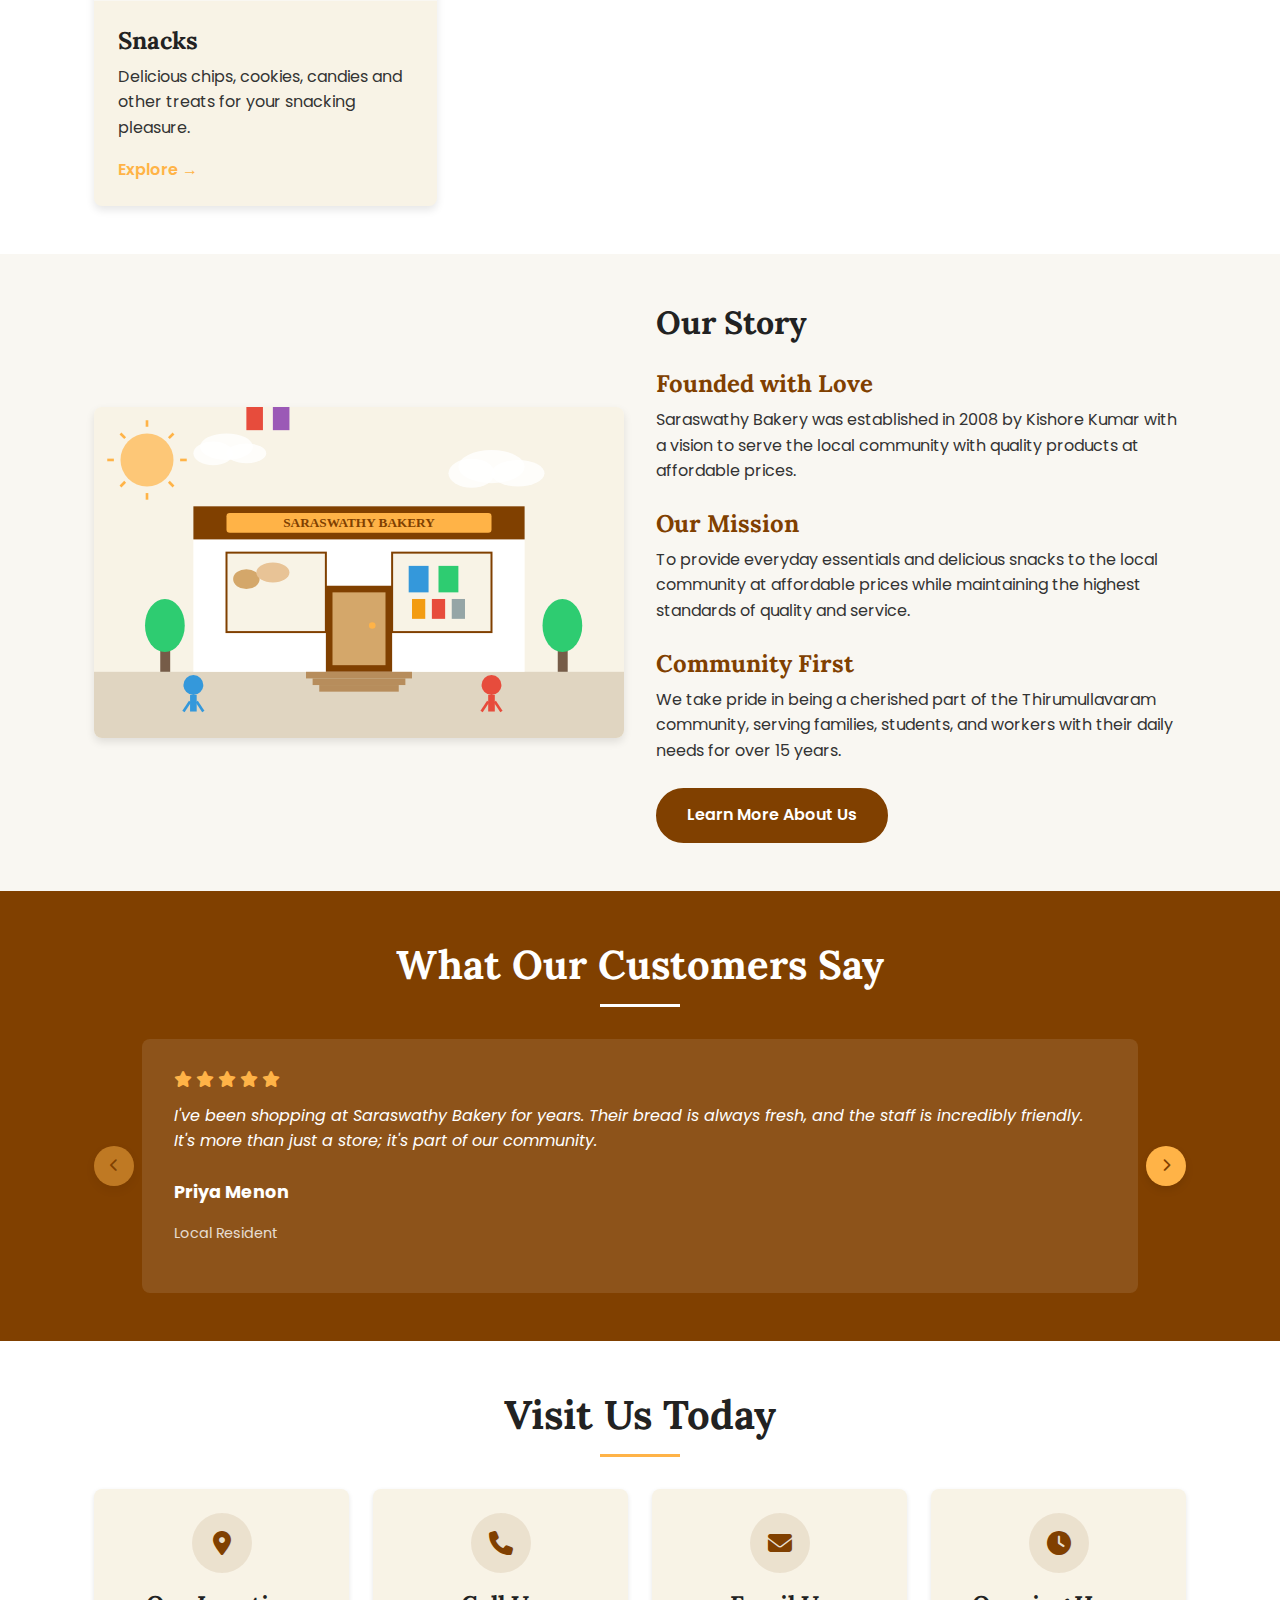
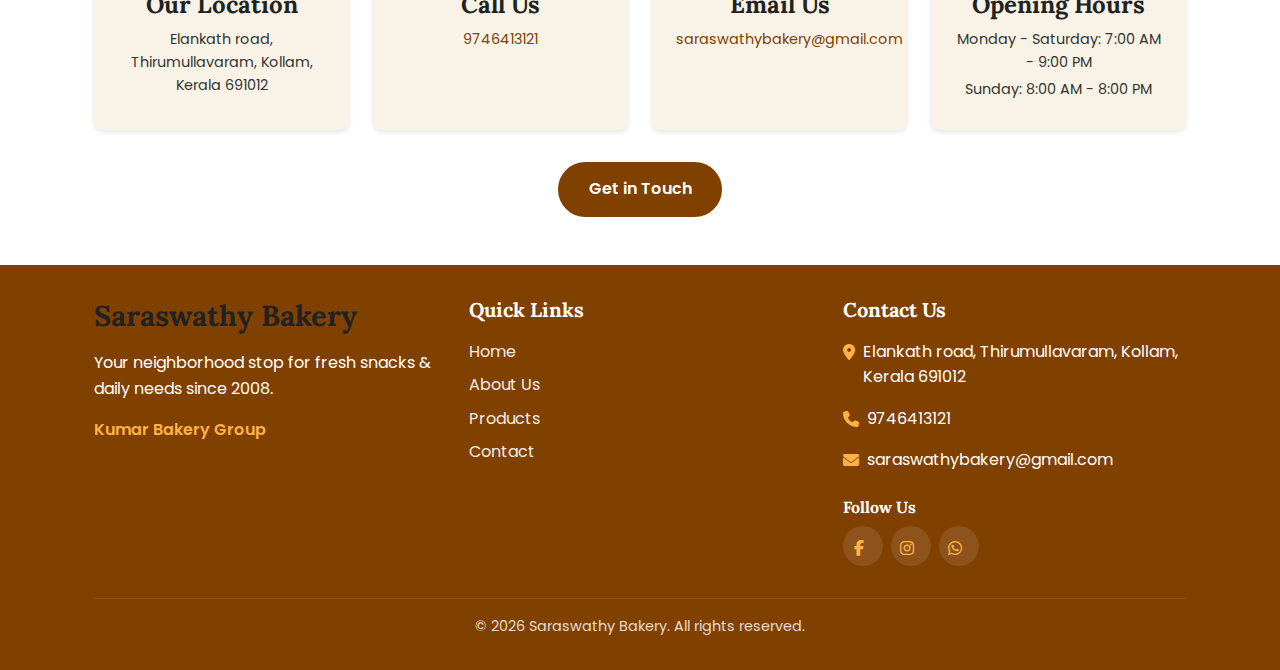
<file: index (10).html>
<!DOCTYPE html>
<html lang="en">
<head>
    <meta charset="UTF-8">
    <meta name="viewport" content="width=device-width, initial-scale=1.0">
    <title>Saraswathy Bakery - Your Neighborhood Stop for Fresh Snacks & Daily Needs</title>
    <meta name="description" content="Saraswathy Bakery offers quality bakery products, groceries, stationery, and snacks in Kollam, Kerala. Visit us for fresh bread, cakes, and daily essentials.">
    
    <!-- Open Graph tags for better social media sharing -->
    <meta property="og:title" content="Saraswathy Bakery - Fresh Snacks & Daily Needs">
    <meta property="og:description" content="Your neighborhood stop for quality bakery products, groceries, stationery, and snacks in Kollam, Kerala">
    <meta property="og:type" content="website">
    <meta property="og:url" content="https://saraswathybakery.com">
    
    <!-- Favicon -->
    <link rel="icon" href="images/favicon.svg">
    
    <!-- CSS Files -->
    <link rel="stylesheet" href="css/styles.css">
    <link rel="stylesheet" href="css/responsive.css">
    
    <!-- Google Fonts -->
    <link rel="preconnect" href="https://fonts.googleapis.com">
    <link rel="preconnect" href="https://fonts.gstatic.com" crossorigin>
    <link href="https://fonts.googleapis.com/css2?family=Lora:wght@400;500;600;700&family=Poppins:wght@300;400;500;600;700&display=swap" rel="stylesheet">
    
    <!-- Font Awesome for icons -->
    <link rel="stylesheet" href="https://cdnjs.cloudflare.com/ajax/libs/font-awesome/6.4.0/css/all.min.css">
</head>
<body>
    <!-- Header with Navigation -->
    <header id="main-header">
        <div class="container">
            <div class="logo">
                <a href="index.html">
                    <img src="images/logo.svg" alt="Saraswathy Bakery Logo" width="180" height="60">
                </a>
            </div>
            
            <button class="mobile-menu-toggle" aria-label="Toggle menu">
                <span class="bar"></span>
                <span class="bar"></span>
                <span class="bar"></span>
            </button>
            
            <nav class="main-nav">
                <ul>
                    <li class="active"><a href="index.html">Home</a></li>
                    <li><a href="about.html">About Us</a></li>
                    <li><a href="products.html">Products</a></li>
                    <li><a href="contact.html">Contact</a></li>
                </ul>
            </nav>
        </div>
    </header>
    
    <!-- Hero Banner -->
    <section class="hero-banner">
        <div class="hero-overlay"></div>
        <div class="container">
            <h1>Your Neighborhood Stop for Fresh Snacks & Daily Needs</h1>
            <p>Serving the local community since 2008 with quality products and warm service.</p>
            <div class="hero-buttons">
                <a href="products.html" class="btn btn-primary">Explore Products</a>
                <a href="contact.html" class="btn btn-outline">Contact Us</a>
            </div>
        </div>
    </section>
    
    <!-- Featured Categories -->
    <section class="featured-categories section-padding">
        <div class="container">
            <h2 class="section-title">What We Offer</h2>
            
            <div class="categories-grid">
                <div class="category-card">
                    <div class="category-image">
                        <img src="images/bakery-icon.svg" alt="Fresh bakery products">
                    </div>
                    <div class="category-content">
                        <h3>Bakery Products</h3>
                        <p>Freshly baked bread, cakes, pastries and more to satisfy your sweet cravings.</p>
                        <a href="products.html#bakery" class="category-link">Explore <span>&rarr;</span></a>
                    </div>
                </div>
                
                <div class="category-card">
                    <div class="category-image">
                        <img src="images/grocery-icon.svg" alt="Grocery items">
                    </div>
                    <div class="category-content">
                        <h3>Groceries</h3>
                        <p>Daily essentials including milk, bread, eggs and other household necessities.</p>
                        <a href="products.html#groceries" class="category-link">Explore <span>&rarr;</span></a>
                    </div>
                </div>
                
                <div class="category-card">
                    <div class="category-image">
                        <img src="images/stationery-icon.svg" alt="Stationery items">
                    </div>
                    <div class="category-content">
                        <h3>Stationery</h3>
                        <p>Pens, notebooks, art supplies and other essentials for school and office needs.</p>
                        <a href="products.html#stationery" class="category-link">Explore <span>&rarr;</span></a>
                    </div>
                </div>
                
                <div class="category-card">
                    <div class="category-image">
                        <img src="images/snacks-icon.svg" alt="Snack items">
                    </div>
                    <div class="category-content">
                        <h3>Snacks</h3>
                        <p>Delicious chips, cookies, candies and other treats for your snacking pleasure.</p>
                        <a href="products.html#snacks" class="category-link">Explore <span>&rarr;</span></a>
                    </div>
                </div>
            </div>
        </div>
    </section>
    
    <!-- About Us Section -->
    <section class="about-section section-padding bg-light">
        <div class="container">
            <div class="about-grid">
                <div class="about-image">
                    <img src="images/store-front.svg" alt="Saraswathy Bakery storefront">
                </div>
                
                <div class="about-content">
                    <h2>Our Story</h2>
                    
                    <div class="about-item">
                        <h3>Founded with Love</h3>
                        <p>Saraswathy Bakery was established in 2008 by Kishore Kumar with a vision to serve the local community with quality products at affordable prices.</p>
                    </div>
                    
                    <div class="about-item">
                        <h3>Our Mission</h3>
                        <p>To provide everyday essentials and delicious snacks to the local community at affordable prices while maintaining the highest standards of quality and service.</p>
                    </div>
                    
                    <div class="about-item">
                        <h3>Community First</h3>
                        <p>We take pride in being a cherished part of the Thirumullavaram community, serving families, students, and workers with their daily needs for over 15 years.</p>
                    </div>
                    
                    <a href="about.html" class="btn btn-primary">Learn More About Us</a>
                </div>
            </div>
        </div>
    </section>
    
    <!-- Testimonials Section -->
    <section class="testimonials-section section-padding">
        <div class="container">
            <h2 class="section-title light">What Our Customers Say</h2>
            
            <div class="testimonial-slider">
                <div class="testimonial-controls">
                    <button class="testimonial-prev" aria-label="Previous testimonial">
                        <i class="fas fa-chevron-left"></i>
                    </button>
                    <button class="testimonial-next" aria-label="Next testimonial">
                        <i class="fas fa-chevron-right"></i>
                    </button>
                </div>
                
                <div class="testimonials-wrapper">
                    <div class="testimonials-container">
                        <!-- Testimonials will be inserted by JavaScript -->
                    </div>
                </div>
            </div>
        </div>
    </section>
    
    <!-- Contact Quick Info -->
    <section class="contact-info-section section-padding">
        <div class="container">
            <h2 class="section-title">Visit Us Today</h2>
            
            <div class="contact-cards">
                <div class="contact-card">
                    <div class="contact-icon">
                        <i class="fas fa-map-marker-alt"></i>
                    </div>
                    <h3>Our Location</h3>
                    <p>Elankath road, Thirumullavaram, Kollam, Kerala 691012</p>
                </div>
                
                <div class="contact-card">
                    <div class="contact-icon">
                        <i class="fas fa-phone"></i>
                    </div>
                    <h3>Call Us</h3>
                    <p><a href="tel:9746413121">9746413121</a></p>
                </div>
                
                <div class="contact-card">
                    <div class="contact-icon">
                        <i class="fas fa-envelope"></i>
                    </div>
                    <h3>Email Us</h3>
                    <p><a href="mailto:saraswathybakery@gmail.com">saraswathybakery@gmail.com</a></p>
                </div>
                
                <div class="contact-card">
                    <div class="contact-icon">
                        <i class="fas fa-clock"></i>
                    </div>
                    <h3>Opening Hours</h3>
                    <p>Monday - Saturday: 7:00 AM - 9:00 PM</p>
                    <p>Sunday: 8:00 AM - 8:00 PM</p>
                </div>
            </div>
            
            <div class="text-center">
                <a href="contact.html" class="btn btn-primary">Get in Touch</a>
            </div>
        </div>
    </section>
    
    <!-- Footer -->
    <footer class="main-footer">
        <div class="container">
            <div class="footer-grid">
                <div class="footer-about">
                    <h3 class="footer-logo">Saraswathy Bakery</h3>
                    <p>Your neighborhood stop for fresh snacks & daily needs since 2008.</p>
                    <p class="brand-parent">Kumar Bakery Group</p>
                </div>
                
                <div class="footer-links">
                    <h4>Quick Links</h4>
                    <ul>
                        <li><a href="index.html">Home</a></li>
                        <li><a href="about.html">About Us</a></li>
                        <li><a href="products.html">Products</a></li>
                        <li><a href="contact.html">Contact</a></li>
                    </ul>
                </div>
                
                <div class="footer-contact">
                    <h4>Contact Us</h4>
                    <ul>
                        <li>
                            <i class="fas fa-map-marker-alt"></i>
                            <span>Elankath road, Thirumullavaram, Kollam, Kerala 691012</span>
                        </li>
                        <li>
                            <i class="fas fa-phone"></i>
                            <span>9746413121</span>
                        </li>
                        <li>
                            <i class="fas fa-envelope"></i>
                            <span>saraswathybakery@gmail.com</span>
                        </li>
                    </ul>
                    
                    <div class="social-links">
                        <h5>Follow Us</h5>
                        <div class="social-icons">
                            <a href="#" aria-label="Facebook"><i class="fab fa-facebook-f"></i></a>
                            <a href="#" aria-label="Instagram"><i class="fab fa-instagram"></i></a>
                            <a href="#" aria-label="WhatsApp"><i class="fab fa-whatsapp"></i></a>
                        </div>
                    </div>
                </div>
            </div>
            
            <div class="footer-bottom">
                <p>&copy; <span id="current-year"></span> Saraswathy Bakery. All rights reserved.</p>
            </div>
        </div>
    </footer>
    
    <!-- JavaScript Files -->
    <script src="js/main.js"></script>
    <script src="js/testimonials.js"></script>
</body>
</html>
</file>
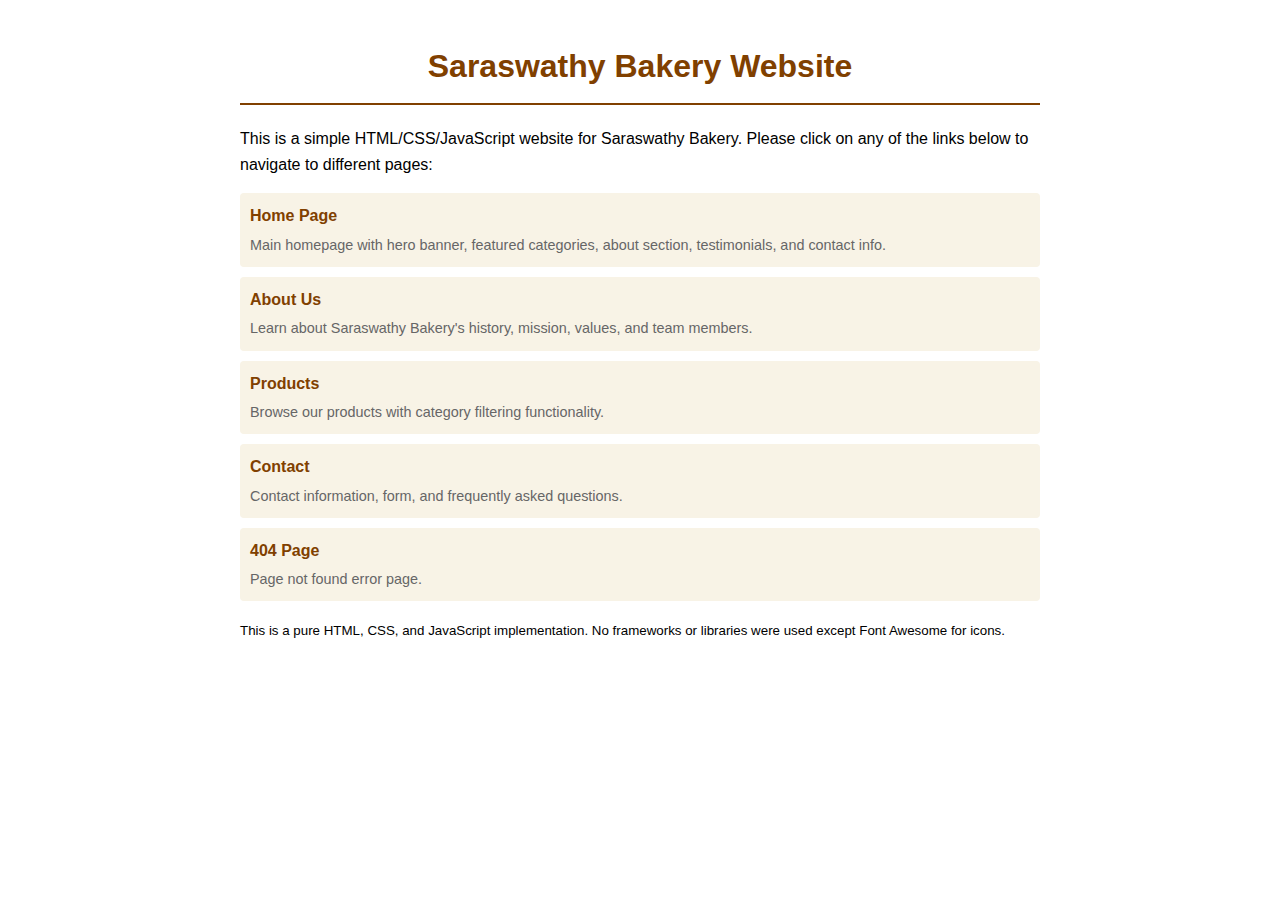
<file: serve.html>
<!DOCTYPE html>
<html lang="en">
<head>
    <meta charset="UTF-8">
    <meta name="viewport" content="width=device-width, initial-scale=1.0">
    <title>Saraswathy Bakery - Website Index</title>
    <style>
        body {
            font-family: Arial, sans-serif;
            line-height: 1.6;
            max-width: 800px;
            margin: 0 auto;
            padding: 20px;
        }
        h1 {
            text-align: center;
            border-bottom: 2px solid #804000;
            padding-bottom: 10px;
            color: #804000;
        }
        ul {
            list-style-type: none;
            padding: 0;
        }
        li {
            margin-bottom: 10px;
            padding: 10px;
            background-color: #f8f3e6;
            border-radius: 4px;
        }
        a {
            display: block;
            color: #804000;
            text-decoration: none;
            font-weight: bold;
        }
        a:hover {
            color: #ffb347;
        }
        .description {
            font-size: 0.9em;
            color: #666;
            margin-top: 5px;
        }
    </style>
</head>
<body>
    <h1>Saraswathy Bakery Website</h1>
    <p>This is a simple HTML/CSS/JavaScript website for Saraswathy Bakery. Please click on any of the links below to navigate to different pages:</p>
    
    <ul>
        <li>
            <a href="index.html">Home Page</a>
            <div class="description">Main homepage with hero banner, featured categories, about section, testimonials, and contact info.</div>
        </li>
        <li>
            <a href="about.html">About Us</a>
            <div class="description">Learn about Saraswathy Bakery's history, mission, values, and team members.</div>
        </li>
        <li>
            <a href="products.html">Products</a>
            <div class="description">Browse our products with category filtering functionality.</div>
        </li>
        <li>
            <a href="contact.html">Contact</a>
            <div class="description">Contact information, form, and frequently asked questions.</div>
        </li>
        <li>
            <a href="404.html">404 Page</a>
            <div class="description">Page not found error page.</div>
        </li>
    </ul>
    
    <p><small>This is a pure HTML, CSS, and JavaScript implementation. No frameworks or libraries were used except Font Awesome for icons.</small></p>
</body>
</html>
</file>
<file: css/styles.css>
/* 
   Saraswathy Bakery - Main Stylesheet
   Author: Replit Expert
   Version: 1.0
*/

/* ======== Base Styles ======== */
:root {
    /* Color variables */
    --primary-color: #804000; /* Dark brown */
    --secondary-color: #f8f3e6; /* Light cream */
    --accent-color: #ffb347; /* Warm orange */
    --text-color: #333333;
    --light-text: #ffffff;
    --dark-text: #222222;
    --border-color: #e0e0e0;
    --light-bg: #f9f7f2;
    --dark-bg: #3a2718;
    --success-color: #2ecc71;
    --error-color: #e74c3c;
    
    /* Typography */
    --heading-font: 'Lora', serif;
    --body-font: 'Poppins', sans-serif;
    
    /* Sizes */
    --container-width: 1200px;
    --radius-small: 4px;
    --radius-medium: 8px;
    --radius-large: 12px;
    --radius-round: 50%;
    
    /* Spacing */
    --spacing-xs: 0.25rem;
    --spacing-sm: 0.5rem;
    --spacing-md: 1rem;
    --spacing-lg: 1.5rem;
    --spacing-xl: 2rem;
    --spacing-xxl: 3rem;
    
    /* Shadows */
    --shadow-sm: 0 2px 5px rgba(0, 0, 0, 0.1);
    --shadow-md: 0 4px 8px rgba(0, 0, 0, 0.1);
    --shadow-lg: 0 8px 16px rgba(0, 0, 0, 0.1);
    
    /* Transitions */
    --transition-fast: 0.2s ease;
    --transition-normal: 0.3s ease;
    --transition-slow: 0.5s ease;
}

/* Reset and base styles */
* {
    margin: 0;
    padding: 0;
    box-sizing: border-box;
}

html {
    scroll-behavior: smooth;
}

body {
    font-family: var(--body-font);
    font-size: 16px;
    line-height: 1.6;
    color: var(--text-color);
    background-color: #ffffff;
    overflow-x: hidden;
}

h1, h2, h3, h4, h5, h6 {
    font-family: var(--heading-font);
    font-weight: 700;
    line-height: 1.3;
    margin-bottom: var(--spacing-md);
    color: var(--dark-text);
}

h1 {
    font-size: 2.5rem;
}

h2 {
    font-size: 2rem;
}

h3 {
    font-size: 1.5rem;
}

h4 {
    font-size: 1.25rem;
}

p {
    margin-bottom: var(--spacing-md);
}

a {
    color: var(--primary-color);
    text-decoration: none;
    transition: color var(--transition-fast);
}

a:hover {
    color: var(--accent-color);
}

ul, ol {
    margin-bottom: var(--spacing-md);
    padding-left: var(--spacing-lg);
}

img {
    max-width: 100%;
    height: auto;
    display: block;
}

button {
    cursor: pointer;
    font-family: var(--body-font);
}

/* ======== Layout Styles ======== */
.container {
    width: 100%;
    max-width: var(--container-width);
    margin: 0 auto;
    padding: 0 var(--spacing-lg);
}

.section-padding {
    padding: var(--spacing-xxl) 0;
}

.text-center {
    text-align: center;
}

.bg-light {
    background-color: var(--light-bg);
}

.section-title {
    text-align: center;
    margin-bottom: var(--spacing-xl);
    position: relative;
    padding-bottom: var(--spacing-md);
}

.section-title:after {
    content: '';
    position: absolute;
    bottom: 0;
    left: 50%;
    transform: translateX(-50%);
    width: 80px;
    height: 3px;
    background-color: var(--accent-color);
}

.section-title.light {
    color: var(--light-text);
}

.section-title.light:after {
    background-color: var(--light-text);
}

.section-description {
    max-width: 800px;
    margin: 0 auto var(--spacing-xl);
    text-align: center;
    font-size: 1.1rem;
}

/* ======== Header Styles ======== */
#main-header {
    position: sticky;
    top: 0;
    z-index: 1000;
    background-color: #ffffff;
    box-shadow: var(--shadow-sm);
    padding: var(--spacing-md) 0;
    transition: all var(--transition-normal);
}

#main-header .container {
    display: flex;
    justify-content: space-between;
    align-items: center;
}

.logo a {
    display: flex;
    align-items: center;
    text-decoration: none;
}

.logo-primary {
    font-family: var(--heading-font);
    font-size: 1.8rem;
    font-weight: 700;
    color: var(--primary-color);
    margin-right: var(--spacing-xs);
}

.logo-secondary {
    font-family: var(--body-font);
    font-size: 1.4rem;
    font-weight: 600;
    color: var(--accent-color);
}

.main-nav ul {
    display: flex;
    list-style: none;
    margin: 0;
    padding: 0;
}

.main-nav li {
    margin-left: var(--spacing-lg);
}

.main-nav a {
    display: block;
    padding: var(--spacing-sm) 0;
    font-weight: 600;
    color: var(--text-color);
    position: relative;
}

.main-nav a:after {
    content: '';
    position: absolute;
    bottom: 0;
    left: 0;
    width: 0;
    height: 2px;
    background-color: var(--accent-color);
    transition: width var(--transition-normal);
}

.main-nav a:hover:after, 
.main-nav .active a:after {
    width: 100%;
}

.mobile-menu-toggle {
    display: none;
    background: none;
    border: none;
    width: 30px;
    height: 30px;
    position: relative;
    z-index: 1010;
}

.mobile-menu-toggle .bar {
    display: block;
    width: 100%;
    height: 3px;
    background-color: var(--primary-color);
    margin: 6px 0;
    transition: all var(--transition-fast);
}

.mobile-menu-toggle.active .bar:nth-child(1) {
    transform: rotate(-45deg) translate(-5px, 6px);
}

.mobile-menu-toggle.active .bar:nth-child(2) {
    opacity: 0;
}

.mobile-menu-toggle.active .bar:nth-child(3) {
    transform: rotate(45deg) translate(-5px, -6px);
}

/* ======== Hero Banner Styles ======== */
.hero-banner {
    height: 80vh;
    min-height: 500px;
    background-color: var(--primary-color);
    background-image: url('../images/hero-pattern.svg');
    background-size: cover;
    background-position: center;
    position: relative;
    color: var(--light-text);
    display: flex;
    align-items: center;
}

.hero-overlay {
    position: absolute;
    top: 0;
    left: 0;
    width: 100%;
    height: 100%;
    background-color: rgba(0, 0, 0, 0.5);
}

.hero-banner .container {
    position: relative;
    z-index: 2;
}

.hero-banner h1 {
    font-size: 3.5rem;
    margin-bottom: var(--spacing-lg);
    color: var(--light-text);
    max-width: 800px;
}

.hero-banner p {
    font-size: 1.5rem;
    margin-bottom: var(--spacing-xl);
    max-width: 600px;
}

.hero-buttons {
    display: flex;
    flex-wrap: wrap;
    gap: var(--spacing-md);
}

/* ======== Button Styles ======== */
.btn {
    display: inline-block;
    padding: 0.8rem 1.8rem;
    border-radius: 50px;
    font-weight: 600;
    text-align: center;
    transition: all var(--transition-fast);
    cursor: pointer;
    border: 2px solid transparent;
}

.btn-primary {
    background-color: var(--primary-color);
    color: var(--light-text);
    border-color: var(--primary-color);
}

.btn-primary:hover {
    background-color: var(--accent-color);
    border-color: var(--accent-color);
    color: var(--primary-color);
}

.btn-outline {
    background-color: transparent;
    color: var(--light-text);
    border-color: var(--light-text);
}

.btn-outline:hover {
    background-color: var(--light-text);
    color: var(--primary-color);
}

.btn-accent {
    background-color: var(--accent-color);
    color: var(--primary-color);
    border-color: var(--accent-color);
}

.btn-accent:hover {
    background-color: var(--secondary-color);
    border-color: var(--secondary-color);
}

.btn-outline-light {
    background-color: transparent;
    color: var(--light-text);
    border-color: var(--light-text);
}

.btn-outline-light:hover {
    background-color: var(--light-text);
    color: var(--primary-color);
}

.btn-full {
    width: 100%;
}

/* ======== Featured Categories Styles ======== */
.categories-grid {
    display: grid;
    grid-template-columns: repeat(auto-fill, minmax(300px, 1fr));
    gap: var(--spacing-xl);
}

.category-card {
    background-color: var(--secondary-color);
    border-radius: var(--radius-medium);
    overflow: hidden;
    box-shadow: var(--shadow-md);
    transition: transform var(--transition-normal);
}

.category-card:hover {
    transform: translateY(-10px);
}

.category-image {
    height: 200px;
    display: flex;
    align-items: center;
    justify-content: center;
    background-color: var(--light-bg);
    padding: var(--spacing-md);
    overflow: hidden;
}

.category-image img {
    width: 80%;
    height: 80%;
    object-fit: contain;
    transition: transform var(--transition-slow);
}

.category-card:hover .category-image img {
    transform: scale(1.05);
}

.category-content {
    padding: var(--spacing-lg);
}

.category-content h3 {
    margin-bottom: var(--spacing-sm);
}

.category-content p {
    margin-bottom: var(--spacing-md);
}

.category-link {
    display: inline-block;
    font-weight: 600;
    color: var(--accent-color);
}

.category-link:hover {
    color: var(--primary-color);
}

.category-link span {
    display: inline-block;
    transition: transform var(--transition-fast);
}

.category-link:hover span {
    transform: translateX(5px);
}

/* ======== About Section Styles ======== */
.about-grid {
    display: grid;
    grid-template-columns: 1fr 1fr;
    gap: var(--spacing-xl);
    align-items: center;
}

.about-grid.reverse {
    grid-template-columns: 1fr 1fr;
    direction: rtl;
}

.about-grid.reverse .about-content {
    direction: ltr;
}

.about-image img {
    border-radius: var(--radius-medium);
    box-shadow: var(--shadow-md);
}

.about-content h2 {
    margin-bottom: var(--spacing-lg);
}

.about-item {
    margin-bottom: var(--spacing-lg);
}

.about-item h3 {
    margin-bottom: var(--spacing-sm);
    color: var(--primary-color);
}

/* ======== Testimonials Section Styles ======== */
.testimonials-section {
    background-color: var(--primary-color);
    color: var(--light-text);
    position: relative;
    overflow: hidden;
}

.testimonial-slider {
    position: relative;
    padding: 0 var(--spacing-xl);
}

.testimonials-wrapper {
    overflow: hidden;
}

.testimonials-container {
    display: flex;
    transition: transform var(--transition-normal);
}

.testimonial-item {
    flex: 0 0 100%;
    padding: 0 var(--spacing-md);
}

.testimonial-card {
    background-color: rgba(255, 255, 255, 0.1);
    padding: var(--spacing-xl);
    border-radius: var(--radius-medium);
    height: 100%;
    display: flex;
    flex-direction: column;
}

.testimonial-stars {
    display: flex;
    margin-bottom: var(--spacing-md);
}

.testimonial-stars i {
    color: var(--accent-color);
    margin-right: var(--spacing-xs);
}

.testimonial-text {
    font-style: italic;
    margin-bottom: var(--spacing-lg);
    flex-grow: 1;
}

.testimonial-author {
    margin-top: auto;
}

.testimonial-name {
    font-weight: bold;
    font-size: 1.1rem;
}

.testimonial-role {
    font-size: 0.9rem;
    opacity: 0.8;
}

.testimonial-controls {
    position: absolute;
    top: 50%;
    left: 0;
    right: 0;
    transform: translateY(-50%);
    display: flex;
    justify-content: space-between;
    z-index: 10;
}

.testimonial-prev,
.testimonial-next {
    width: 40px;
    height: 40px;
    border-radius: var(--radius-round);
    background-color: var(--accent-color);
    color: var(--primary-color);
    border: none;
    display: flex;
    align-items: center;
    justify-content: center;
    box-shadow: var(--shadow-md);
    transition: all var(--transition-fast);
}

.testimonial-prev:hover,
.testimonial-next:hover {
    background-color: var(--light-text);
}

.testimonial-prev:disabled,
.testimonial-next:disabled {
    opacity: 0.5;
    cursor: not-allowed;
}

/* ======== Contact Info Section Styles ======== */
.contact-cards {
    display: grid;
    grid-template-columns: repeat(auto-fill, minmax(250px, 1fr));
    gap: var(--spacing-lg);
    margin-bottom: var(--spacing-xl);
}

.contact-card {
    background-color: var(--secondary-color);
    padding: var(--spacing-lg);
    border-radius: var(--radius-medium);
    text-align: center;
    box-shadow: var(--shadow-sm);
    transition: transform var(--transition-normal), box-shadow var(--transition-normal);
}

.contact-card:hover {
    transform: translateY(-5px);
    box-shadow: var(--shadow-md);
}

.contact-icon {
    width: 60px;
    height: 60px;
    border-radius: var(--radius-round);
    background-color: rgba(128, 64, 0, 0.1);
    display: flex;
    align-items: center;
    justify-content: center;
    margin: 0 auto var(--spacing-md);
}

.contact-icon i {
    color: var(--primary-color);
    font-size: 1.5rem;
}

.contact-card h3 {
    margin-bottom: var(--spacing-sm);
}

.contact-card p {
    margin-bottom: var(--spacing-xs);
    font-size: 0.9rem;
}

/* ======== Footer Styles ======== */
.main-footer {
    background-color: var(--primary-color);
    color: var(--light-text);
    padding: var(--spacing-xl) 0 var(--spacing-md);
}

.footer-grid {
    display: grid;
    grid-template-columns: repeat(auto-fit, minmax(250px, 1fr));
    gap: var(--spacing-xl);
    margin-bottom: var(--spacing-xl);
}

.footer-logo {
    font-size: 1.8rem;
    margin-bottom: var(--spacing-md);
}

.brand-parent {
    color: var(--accent-color);
    font-weight: 600;
    margin-top: var(--spacing-md);
}

.footer-links h4,
.footer-contact h4 {
    margin-bottom: var(--spacing-md);
    color: var(--light-text);
}

.footer-links ul {
    list-style: none;
    padding: 0;
    margin: 0;
}

.footer-links li {
    margin-bottom: var(--spacing-sm);
}

.footer-links a {
    color: var(--light-text);
    opacity: 0.9;
}

.footer-links a:hover {
    color: var(--accent-color);
    opacity: 1;
}

.footer-contact ul {
    list-style: none;
    padding: 0;
    margin: 0;
}

.footer-contact li {
    display: flex;
    align-items: flex-start;
    margin-bottom: var(--spacing-md);
}

.footer-contact i {
    color: var(--accent-color);
    margin-right: var(--spacing-sm);
    margin-top: 5px;
}

.social-links h5 {
    margin-top: var(--spacing-lg);
    margin-bottom: var(--spacing-sm);
    color: var(--light-text);
    font-size: 1rem;
}

.social-icons {
    display: flex;
    gap: var(--spacing-sm);
}

.social-icons a {
    display: flex;
    align-items: center;
    justify-content: center;
    width: 40px;
    height: 40px;
    border-radius: var(--radius-round);
    background-color: rgba(255, 255, 255, 0.1);
    color: var(--light-text);
    transition: all var(--transition-fast);
}

.social-icons a:hover {
    background-color: var(--accent-color);
    color: var(--primary-color);
}

.footer-bottom {
    text-align: center;
    padding-top: var(--spacing-md);
    border-top: 1px solid rgba(255, 255, 255, 0.1);
    font-size: 0.9rem;
    opacity: 0.8;
}

/* ======== Page Banner Styles ======== */
.page-banner {
    height: 40vh;
    min-height: 300px;
    background-size: cover;
    background-position: center;
    position: relative;
    color: var(--light-text);
    display: flex;
    align-items: center;
    text-align: center;
}

.banner-overlay {
    position: absolute;
    top: 0;
    left: 0;
    width: 100%;
    height: 100%;
    background-color: rgba(0, 0, 0, 0.6);
}

.page-banner .container {
    position: relative;
    z-index: 2;
}

.page-banner h1 {
    font-size: 3rem;
    margin-bottom: var(--spacing-md);
    color: var(--light-text);
}

.about-banner {
    background-image: url('https://images.unsplash.com/photo-1517248135467-4c7edcad34c4?ixlib=rb-4.0.3&auto=format&fit=crop&w=1920&h=600');
}

.products-banner {
    background-image: url('https://images.unsplash.com/photo-1509440159596-0249088772ff?ixlib=rb-4.0.3&auto=format&fit=crop&w=1920&h=600');
}

.contact-banner {
    background-image: url('https://images.unsplash.com/photo-1563986768494-4dee2763ff3f?ixlib=rb-4.0.3&auto=format&fit=crop&w=1920&h=600');
}

/* ======== Values Section Styles ======== */
.values-grid {
    display: grid;
    grid-template-columns: repeat(auto-fit, minmax(250px, 1fr));
    gap: var(--spacing-lg);
    max-width: 1000px;
    margin: 0 auto;
}

.value-card {
    background-color: #ffffff;
    padding: var(--spacing-lg);
    border-radius: var(--radius-medium);
    text-align: center;
    box-shadow: var(--shadow-sm);
}

.value-icon {
    width: 60px;
    height: 60px;
    border-radius: var(--radius-round);
    background-color: rgba(128, 64, 0, 0.1);
    display: flex;
    align-items: center;
    justify-content: center;
    margin: 0 auto var(--spacing-md);
}

.value-icon span {
    font-family: var(--heading-font);
    font-size: 1.5rem;
    font-weight: bold;
    color: var(--primary-color);
}

/* ======== Team Section Styles ======== */
.team-grid {
    display: flex;
    justify-content: center;
    flex-wrap: wrap;
    gap: var(--spacing-xl);
    max-width: 800px;
    margin: 0 auto;
}

.team-member {
    flex: 0 0 300px;
    text-align: center;
}

.team-photo {
    width: 150px;
    height: 150px;
    border-radius: var(--radius-round);
    background-color: rgba(128, 64, 0, 0.1);
    display: flex;
    align-items: center;
    justify-content: center;
    margin: 0 auto var(--spacing-md);
}

.team-photo span {
    font-family: var(--heading-font);
    font-size: 2rem;
    font-weight: bold;
    color: var(--primary-color);
}

.team-role {
    color: var(--primary-color);
    font-size: 0.9rem;
    margin-bottom: var(--spacing-md);
}

/* ======== CTA Section Styles ======== */
.cta-section {
    background-color: var(--primary-color);
    color: var(--light-text);
    padding: var(--spacing-xxl) 0;
    text-align: center;
}

.cta-section h2 {
    color: var(--light-text);
    margin-bottom: var(--spacing-md);
}

.cta-section p {
    max-width: 600px;
    margin: 0 auto var(--spacing-lg);
    font-size: 1.1rem;
}

.cta-buttons {
    display: flex;
    justify-content: center;
    flex-wrap: wrap;
    gap: var(--spacing-md);
}

/* ======== Products Section Styles ======== */
.category-filters {
    display: flex;
    justify-content: center;
    flex-wrap: wrap;
    gap: var(--spacing-sm);
    margin-bottom: var(--spacing-xl);
}

.filter-btn {
    padding: 0.5rem 1.5rem;
    border-radius: 50px;
    background-color: var(--secondary-color);
    color: var(--primary-color);
    border: none;
    font-weight: 600;
    transition: all var(--transition-fast);
}

.filter-btn:hover, .filter-btn.active {
    background-color: var(--primary-color);
    color: var(--light-text);
}

.products-grid {
    display: grid;
    grid-template-columns: repeat(auto-fill, minmax(250px, 1fr));
    gap: var(--spacing-lg);
}

.product-card {
    background-color: var(--secondary-color);
    border-radius: var(--radius-medium);
    overflow: hidden;
    box-shadow: var(--shadow-sm);
    transition: transform var(--transition-normal), box-shadow var(--transition-normal);
}

.product-card:hover {
    transform: translateY(-5px);
    box-shadow: var(--shadow-md);
}

.product-image {
    height: 200px;
    overflow: hidden;
}

.product-image img {
    width: 100%;
    height: 100%;
    object-fit: cover;
    transition: transform var(--transition-slow);
}

.product-card:hover .product-image img {
    transform: scale(1.05);
}

.product-content {
    padding: var(--spacing-md);
}

.product-content h3 {
    margin-bottom: var(--spacing-xs);
    font-size: 1.2rem;
}

.product-content p {
    margin-bottom: var(--spacing-sm);
    font-size: 0.9rem;
}

.product-price {
    font-weight: bold;
    color: var(--accent-color);
}

.no-products-message {
    text-align: center;
    padding: var(--spacing-xl);
    display: none;
}

/* ======== Special Orders Section Styles ======== */
.special-orders-section {
    background-color: var(--light-bg);
}

/* ======== Contact Section Styles ======== */
.contact-grid {
    display: grid;
    grid-template-columns: repeat(auto-fit, minmax(300px, 1fr));
    gap: var(--spacing-xl);
    margin-bottom: var(--spacing-xl);
}

.contact-info-card, 
.contact-form-card {
    background-color: var(--secondary-color);
    padding: var(--spacing-xl);
    border-radius: var(--radius-medium);
    box-shadow: var(--shadow-sm);
    height: 100%;
}

.contact-info-card h3,
.contact-form-card h3 {
    margin-bottom: var(--spacing-lg);
}

.contact-info-list {
    margin-bottom: var(--spacing-lg);
}

.contact-info-item {
    display: flex;
    margin-bottom: var(--spacing-md);
}

.contact-info-icon {
    color: var(--accent-color);
    margin-right: var(--spacing-md);
    margin-top: 5px;
}

.contact-info-content h4 {
    margin-bottom: var(--spacing-xs);
    font-size: 1.1rem;
}

.contact-social h4 {
    margin-bottom: var(--spacing-sm);
}

.contact-form .form-group {
    margin-bottom: var(--spacing-md);
}

.contact-form label {
    display: block;
    margin-bottom: var(--spacing-xs);
    font-weight: 600;
}

.contact-form input,
.contact-form textarea {
    width: 100%;
    padding: 0.8rem;
    border: 1px solid var(--border-color);
    border-radius: var(--radius-small);
    font-family: var(--body-font);
    transition: border-color var(--transition-fast);
}

.contact-form input:focus,
.contact-form textarea:focus {
    outline: none;
    border-color: var(--primary-color);
}

.form-error {
    color: var(--error-color);
    font-size: 0.8rem;
    display: none;
}

.form-success {
    background-color: rgba(46, 204, 113, 0.1);
    border: 1px solid var(--success-color);
    color: var(--success-color);
    padding: var(--spacing-md);
    border-radius: var(--radius-small);
    margin-top: var(--spacing-md);
    display: none;
    text-align: center;
}

.form-success i {
    font-size: 1.5rem;
    margin-bottom: var(--spacing-xs);
}

/* Map Section */
.map-section {
    margin-top: var(--spacing-xl);
}

.map-container {
    display: flex;
    flex-direction: column;
    gap: var(--spacing-lg);
    margin-bottom: var(--spacing-xl);
    border-radius: var(--radius-medium);
    overflow: hidden;
    background-color: var(--light-bg);
    padding: var(--spacing-lg);
    box-shadow: var(--shadow-sm);
}

.map-container img {
    max-width: 100%;
    height: auto;
    border-radius: var(--radius-medium);
    box-shadow: var(--shadow-sm);
}

.map-directions {
    padding: var(--spacing-lg);
    background-color: var(--secondary-color);
    border-radius: var(--radius-medium);
}

.map-directions h3 {
    margin-bottom: var(--spacing-md);
    color: var(--primary-color);
}

.map-directions p {
    margin-bottom: var(--spacing-sm);
    font-size: 1rem;
}

@media (min-width: 768px) {
    .map-container {
        flex-direction: row;
        align-items: center;
    }
    
    .map-container img {
        flex: 1;
        max-width: 60%;
    }
    
    .map-directions {
        flex: 1;
    }
}

/* ======== FAQ Section Styles ======== */
.faq-grid {
    display: grid;
    grid-template-columns: repeat(auto-fit, minmax(300px, 1fr));
    gap: var(--spacing-md);
    max-width: 1000px;
    margin: 0 auto;
}

.faq-item {
    background-color: #ffffff;
    padding: var(--spacing-lg);
    border-radius: var(--radius-medium);
    box-shadow: var(--shadow-sm);
}

.faq-item h3 {
    margin-bottom: var(--spacing-sm);
    color: var(--primary-color);
}

/* ======== Not Found Page Styles ======== */
.not-found {
    text-align: center;
    padding: var(--spacing-xxl) var(--spacing-md);
}

.not-found h1 {
    font-size: 6rem;
    color: var(--primary-color);
    margin-bottom: var(--spacing-md);
}

.not-found h2 {
    margin-bottom: var(--spacing-lg);
}

.not-found p {
    max-width: 600px;
    margin: 0 auto var(--spacing-xl);
}
</file>
<file: css/responsive.css>
/* Responsive Styles for Saraswathy Bakery Website */

/* For large desktop screens (1200px and up) */
@media (min-width: 1200px) {
    .container {
        max-width: 1140px;
    }

    .hero-banner h1 {
        font-size: 4rem;
    }

    .section-title {
        font-size: 2.5rem;
    }
}

/* For medium desktop screens (992px to 1199px) */
@media (max-width: 1199px) {
    .container {
        max-width: 960px;
    }

    .hero-banner h1 {
        font-size: 3.2rem;
    }

    .hero-banner {
        height: 70vh;
    }

    .contact-cards {
        grid-template-columns: repeat(2, 1fr);
    }
}

/* For tablets and small desktops (768px to 991px) */
@media (max-width: 991px) {
    .container {
        max-width: 720px;
    }

    .hero-banner h1 {
        font-size: 2.8rem;
    }

    .hero-banner {
        height: 60vh;
    }

    .section-padding {
        padding: var(--spacing-xl) 0;
    }

    .about-grid,
    .about-grid.reverse {
        grid-template-columns: 1fr;
        gap: var(--spacing-lg);
    }

    .about-grid.reverse {
        direction: ltr;
    }

    .about-image {
        order: -1;
    }

    .about-content {
        text-align: center;
    }

    .contact-grid {
        grid-template-columns: 1fr;
        gap: var(--spacing-lg);
    }

    .contact-info-card {
        margin-bottom: var(--spacing-md);
    }

    /* Navigation changes */
    .mobile-menu-toggle {
        display: block;
    }

    .main-nav {
        position: fixed;
        top: 60px;
        left: 0;
        right: 0;
        background-color: white;
        box-shadow: var(--shadow-md);
        padding: var(--spacing-md);
        height: 0;
        overflow: hidden;
        transition: height var(--transition-normal);
        z-index: 1000;
    }

    .main-nav.active {
        height: auto;
        max-height: calc(100vh - 60px);
        overflow-y: auto;
    }

    .main-nav ul {
        flex-direction: column;
    }

    .main-nav li {
        margin: 0;
        text-align: center;
    }

    .main-nav a {
        padding: var(--spacing-md) 0;
        display: block;
        border-bottom: 1px solid var(--border-color);
    }

    .main-nav a:after {
        display: none;
    }

    .footer-grid {
        grid-template-columns: 1fr;
        text-align: center;
        gap: var(--spacing-lg);
    }

    .footer-contact li {
        justify-content: center;
    }

    .social-icons {
        justify-content: center;
    }

    .values-grid,
    .contact-cards {
        grid-template-columns: 1fr 1fr;
    }

    .testimonial-slider {
        padding: 0 var(--spacing-md);
    }
}

/* For mobile landscape (576px to 767px) */
@media (max-width: 767px) {
    .container {
        max-width: 540px;
    }

    .hero-banner {
        height: 50vh;
        text-align: center;
    }

    .hero-banner h1 {
        font-size: 2.2rem;
    }

    .hero-banner p {
        font-size: 1.1rem;
    }

    .hero-buttons {
        justify-content: center;
    }

    .section-title {
        font-size: 1.8rem;
    }

    .categories-grid,
    .values-grid,
    .contact-cards,
    .products-grid {
        grid-template-columns: 1fr;
        gap: var(--spacing-md);
    }

    .contact-cards {
        margin-bottom: var(--spacing-md);
    }

    .team-grid {
        flex-direction: column;
        align-items: center;
    }

    .team-member {
        margin-bottom: var(--spacing-lg);
    }

    .category-filters {
        flex-direction: column;
        gap: var(--spacing-xs);
    }

    .filter-btn {
        width: 100%;
        padding: var(--spacing-sm);
    }

    .testimonial-controls {
        display: none;
    }

    .cta-buttons {
        flex-direction: column;
        align-items: center;
    }

    .cta-buttons .btn {
        width: 100%;
        margin-bottom: var(--spacing-sm);
    }

    .contact-info-item {
        flex-direction: column;
        align-items: center;
        text-align: center;
    }

    .contact-info-icon {
        margin-right: 0;
        margin-bottom: var(--spacing-xs);
    }

    .footer-grid {
        gap: var(--spacing-md);
    }

    .page-banner h1 {
        font-size: 2.5rem;
    }

    .section-padding {
        padding: var(--spacing-lg) 0;
    }
}

/* For small mobile devices (up to 575px) */
@media (max-width: 575px) {
    .container {
        width: 100%;
        padding: 0 var(--spacing-md);
    }

    .hero-banner {
        min-height: 400px;
    }

    .hero-banner h1 {
        font-size: 1.8rem;
        margin-bottom: var(--spacing-md);
    }

    .hero-banner p {
        font-size: 1rem;
        margin-bottom: var(--spacing-md);
    }

    h2 {
        font-size: 1.6rem;
    }

    .section-title {
        font-size: 1.6rem;
        margin-bottom: var(--spacing-lg);
    }

    .section-description {
        font-size: 1rem;
    }

    .section-padding {
        padding: var(--spacing-md) 0;
    }

    .btn {
        width: 100%;
        margin-bottom: var(--spacing-xs);
        padding: 0.6rem 1.2rem;
    }

    .hero-buttons {
        flex-direction: column;
        width: 100%;
    }

    .page-banner {
        min-height: 200px;
    }

    .page-banner h1 {
        font-size: 2rem;
    }

    .contact-info-card, 
    .contact-form-card {
        padding: var(--spacing-md);
    }

    .testimonial-item {
        padding: 0;
    }

    .testimonial-card {
        padding: var(--spacing-md);
    }

    .footer-bottom {
        font-size: 0.8rem;
    }

    .logo-primary {
        font-size: 1.5rem;
    }

    .logo-secondary {
        font-size: 1.2rem;
    }

    .about-item h3,
    .contact-info-content h4,
    .faq-item h3,
    .product-content h3 {
        font-size: 1.1rem;
    }

    .contact-form label {
        font-size: 0.9rem;
    }

    .contact-form input,
    .contact-form textarea {
        padding: 0.6rem;
    }
}

/* For very small mobile devices (up to 360px) */
@media (max-width: 360px) {
    .hero-banner h1 {
        font-size: 1.5rem;
    }

    .section-title {
        font-size: 1.4rem;
    }

    .logo-primary {
        font-size: 1.3rem;
    }

    .logo-secondary {
        font-size: 1rem;
    }

    .contact-info-card, 
    .contact-form-card,
    .faq-item,
    .value-card {
        padding: var(--spacing-sm);
    }
}

/* For print */
@media print {
    .main-header,
    .hero-banner,
    .testimonials-section,
    .footer-links,
    .social-links,
    .mobile-menu-toggle,
    .btn,
    .category-filters,
    .hero-buttons,
    .cta-section {
        display: none !important;
    }

    body {
        font-size: 12pt;
        color: #000;
        background: #fff;
    }

    .container {
        width: 100%;
        max-width: 100%;
        padding: 0;
        margin: 0;
    }

    .footer-contact,
    .footer-about {
        width: 50%;
        float: left;
    }

    .footer-contact li {
        margin-bottom: 0.5cm;
    }

    .footer-bottom {
        clear: both;
        padding-top: 1cm;
    }

    .contact-info-card,
    .contact-form-card {
        page-break-inside: avoid;
    }

    .contact-form-card {
        display: none;
    }

    .map-placeholder {
        display: none;
    }

    a {
        color: #000;
        text-decoration: none;
    }

    a[href^="http"]:after {
        content: " (" attr(href) ")";
        font-size: 9pt;
    }

    .page-banner {
        height: auto;
        min-height: auto;
        color: #000;
        background: none !important;
        padding: 1cm 0;
        text-align: center;
    }

    .page-banner h1 {
        color: #000;
        font-size: 24pt;
    }

    .banner-overlay {
        display: none;
    }

    .section-padding {
        padding: 1cm 0;
    }

    .about-grid,
    .about-grid.reverse,
    .products-grid,
    .contact-grid {
        display: block;
    }

    .about-image,
    .about-content,
    .product-card {
        width: 100%;
        margin-bottom: 1cm;
    }

    .product-card {
        page-break-inside: avoid;
        border: 1px solid #ddd;
    }
}
</file>
